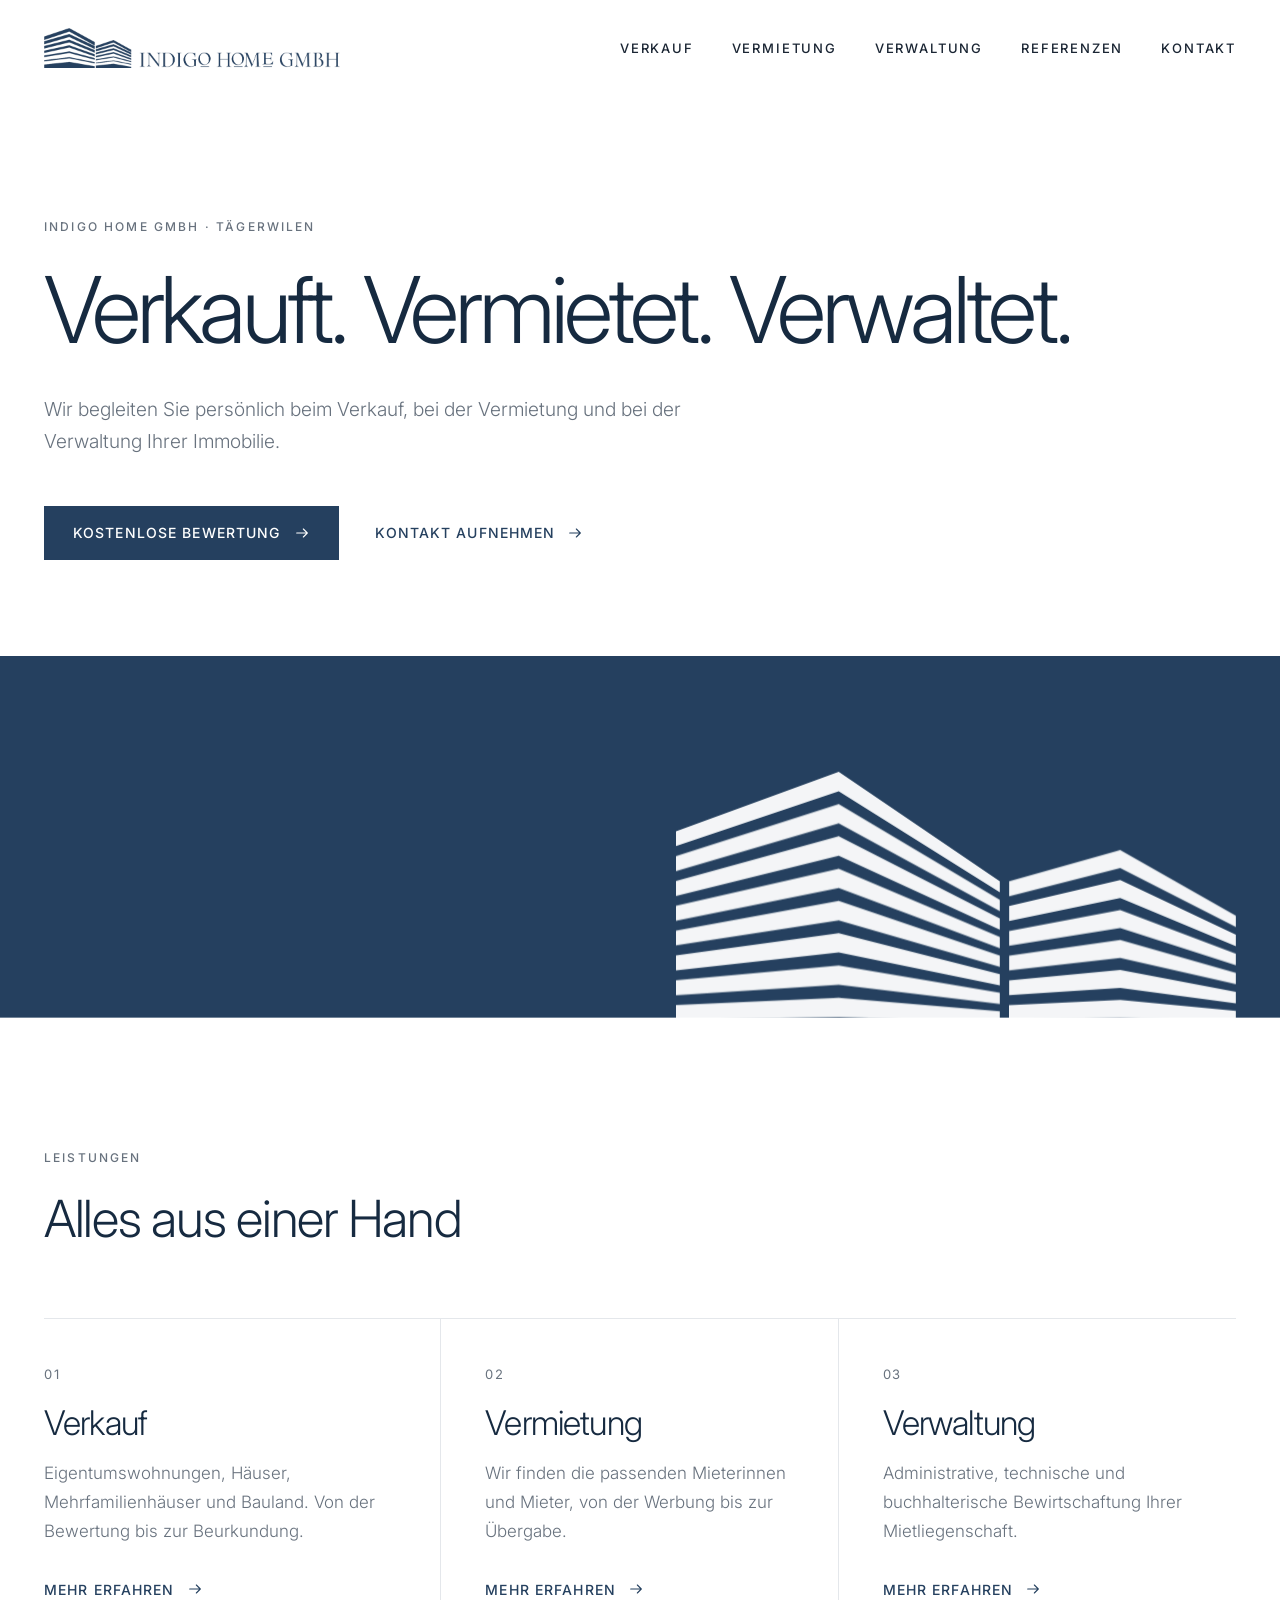
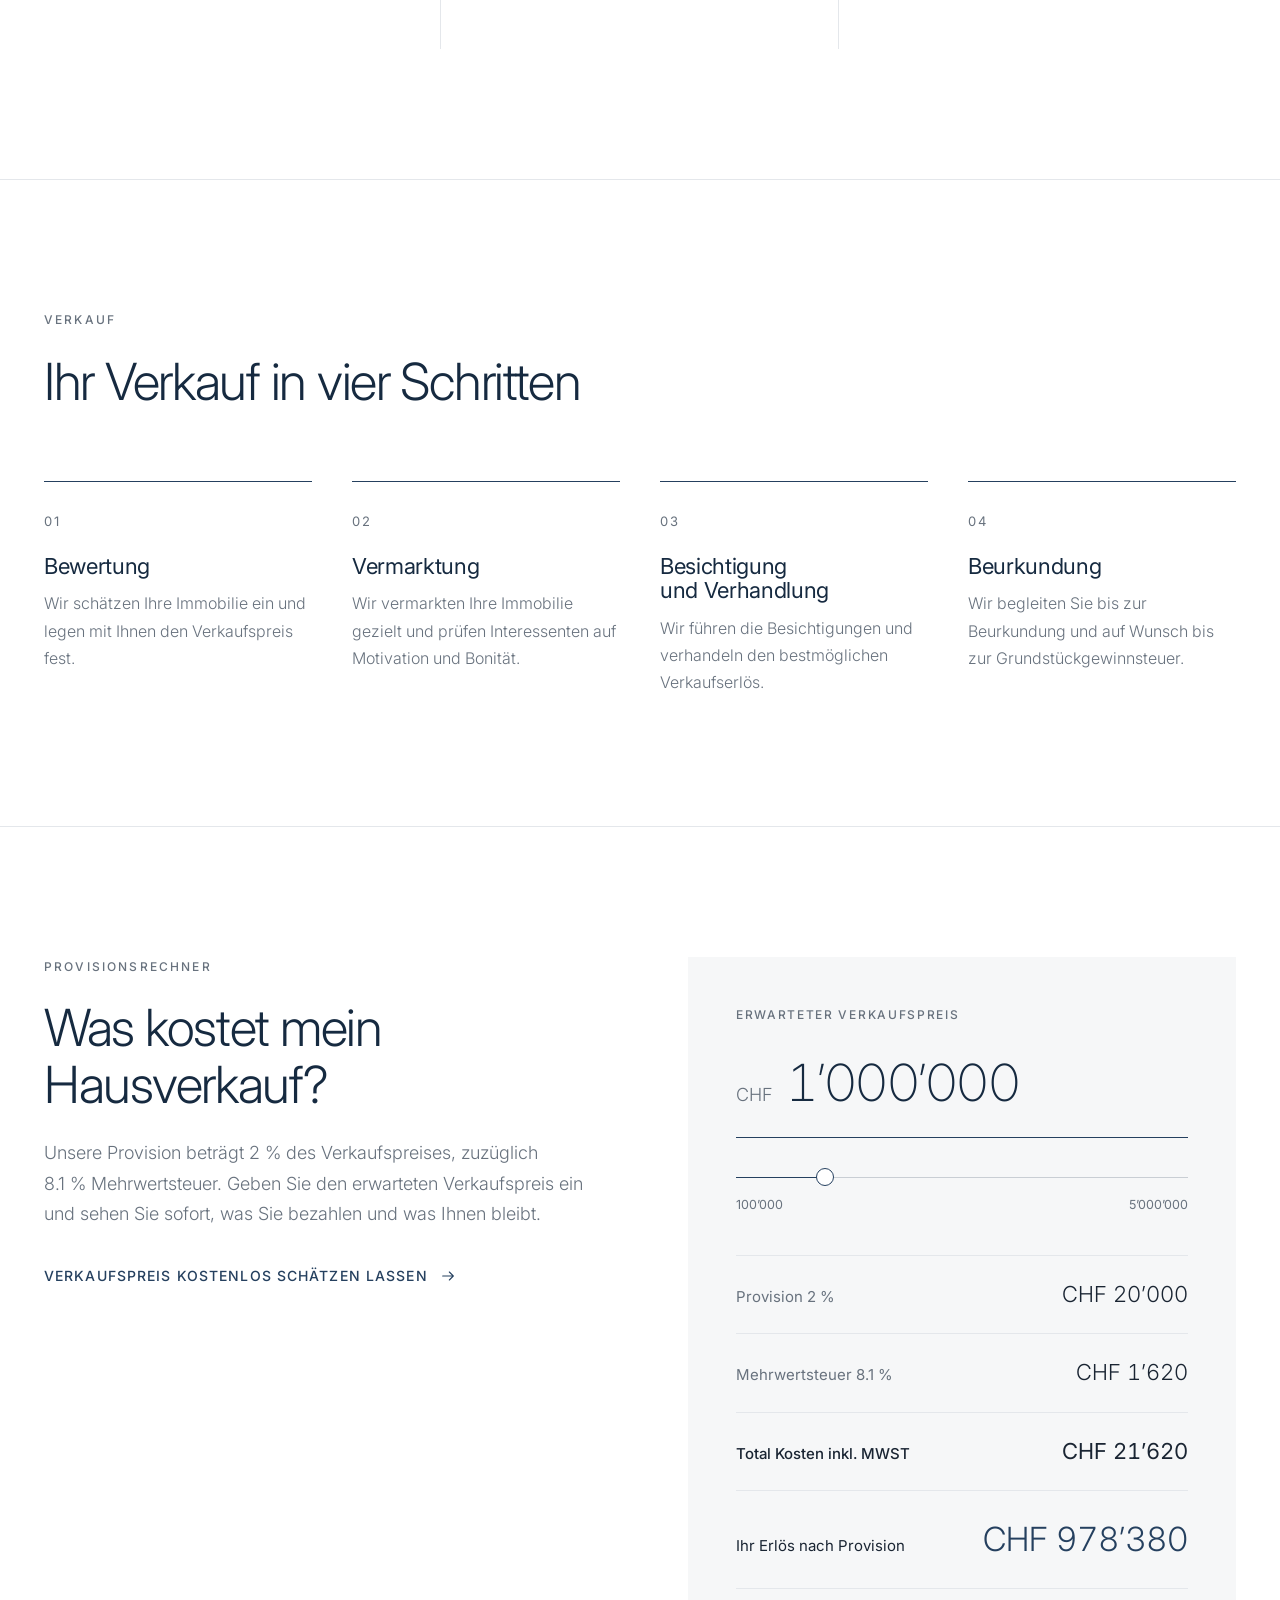
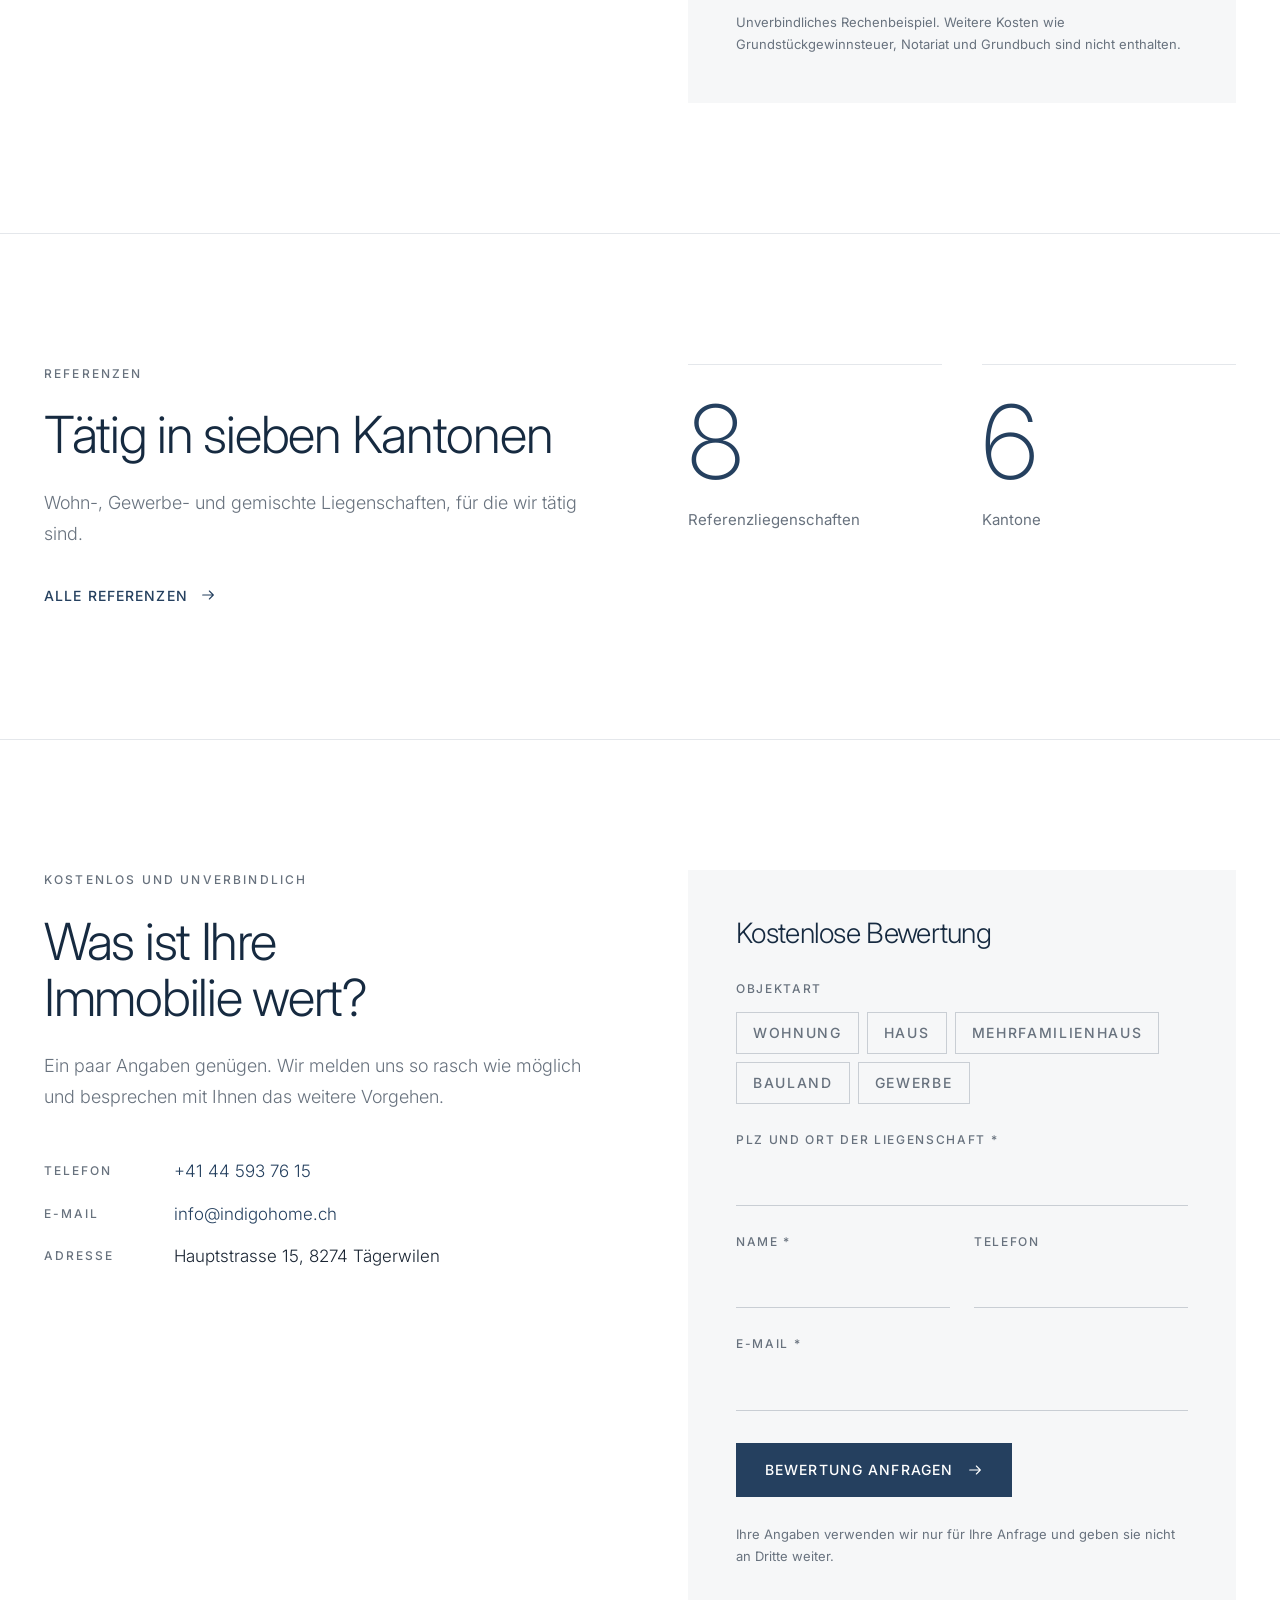
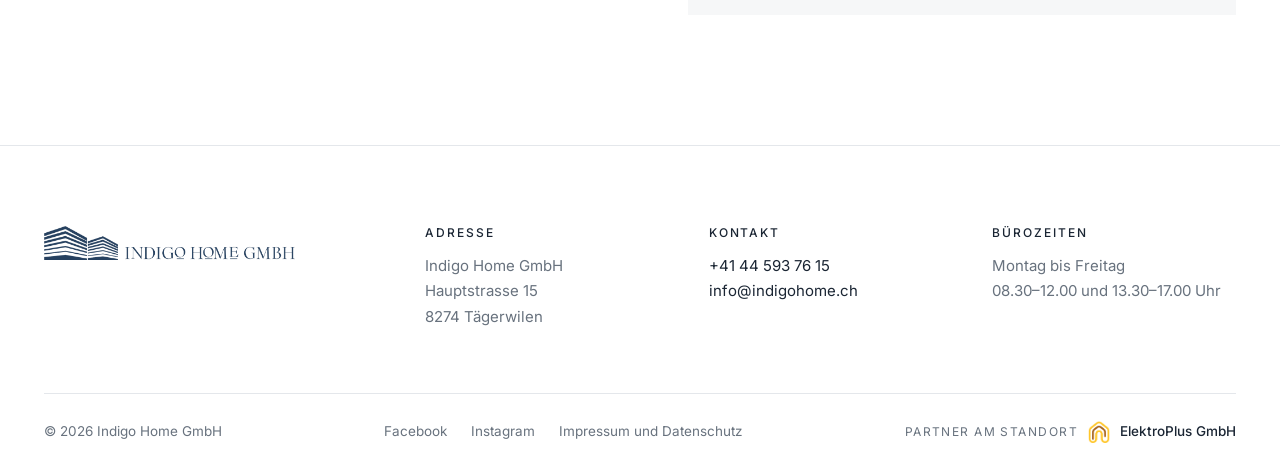
<file: index.html>
<!doctype html>
<html lang="de-CH">
<head>
<meta charset="utf-8">
<meta name="viewport" content="width=device-width,initial-scale=1,viewport-fit=cover">
<title>Indigo Home GmbH · Verkauf, Vermietung, Verwaltung</title>
<meta name="description" content="Indigo Home GmbH, Tägerwilen: Wir verkaufen, vermieten und verwalten Immobilien. Kostenlose Bewertung Ihrer Liegenschaft.">
<meta name="theme-color" content="#ffffff">
<link rel="icon" href="img/favicon.png" type="image/png">
<link rel="apple-touch-icon" href="img/apple-touch-icon.png">
<link rel="preconnect" href="https://fonts.googleapis.com">
<link rel="preconnect" href="https://fonts.gstatic.com" crossorigin>
<link rel="stylesheet" href="https://fonts.googleapis.com/css2?family=Inter:wght@300;400;500;600&display=swap">
<link rel="stylesheet" href="styles.css">
</head>
<body>
<header class="top">
  <div class="wrap">
    <a class="brand" href="index.html" aria-label="Indigo Home GmbH, zur Startseite"><img src="img/logo.png" alt="Indigo Home GmbH" width="296" height="40"></a>
    <button class="menu" id="menuBtn" type="button" aria-label="Menü öffnen" aria-expanded="false" aria-controls="nav"><span></span><span></span></button>
    <nav class="nav" id="nav" aria-label="Hauptnavigation"><a href="verkauf.html">Verkauf</a><a href="vermietung.html">Vermietung</a><a href="verwaltung.html">Verwaltung</a><a href="referenzen.html">Referenzen</a><a href="kontakt.html">Kontakt</a></nav>
  </div>
</header>
<main>
  <section class="hero"><div class="wrap hin">
    <span class="label">Indigo Home GmbH · Tägerwilen</span>
    <h1 class="words" aria-label="Verkauft. Vermietet. Verwaltet."><span class="w" aria-hidden="true"><span>Verkauft.</span></span> <span class="w" aria-hidden="true"><span>Vermietet.</span></span> <span class="w" aria-hidden="true"><span>Verwaltet.</span></span></h1>
    <p class="lead">Wir begleiten Sie persönlich beim Verkauf, bei der Vermietung und bei der Verwaltung Ihrer Immobilie.</p>
    <div class="acts"><a class="btn" href="#bewertung">Kostenlose Bewertung <svg width="16" height="16" viewBox="0 0 24 24" fill="none" stroke="currentColor" stroke-width="1.6" stroke-linecap="round" stroke-linejoin="round" aria-hidden="true"><path d="M4 12h16M14 6l6 6-6 6"/></svg></a><a class="tlink" href="kontakt.html">Kontakt aufnehmen <svg width="16" height="16" viewBox="0 0 24 24" fill="none" stroke="currentColor" stroke-width="1.6" stroke-linecap="round" stroke-linejoin="round" aria-hidden="true"><path d="M4 12h16M14 6l6 6-6 6"/></svg></a></div>
  </div></section>
  <div class="visual" aria-hidden="true"><span class="hz"></span><div class="wrap"><div class="par"><svg class="bld anim" viewBox="0 0 358 168" aria-hidden="true"><polygon style="--i:7" points="0.0,38.0 104.0,0.0 207.0,70.0 207.0,77.1 104.0,12.4 0.0,47.5"/><polygon style="--i:6" points="0.0,53.9 104.0,20.6 207.0,81.9 207.0,89.0 104.0,33.0 0.0,63.4"/><polygon style="--i:5" points="0.0,69.8 104.0,41.2 207.0,93.8 207.0,100.9 104.0,53.6 0.0,79.3"/><polygon style="--i:4" points="0.0,85.6 104.0,61.9 207.0,105.6 207.0,112.8 104.0,74.2 0.0,95.2"/><polygon style="--i:3" points="0.0,101.5 104.0,82.5 207.0,117.5 207.0,124.6 104.0,94.9 0.0,111.0"/><polygon style="--i:2" points="0.0,117.4 104.0,103.1 207.0,129.4 207.0,136.5 104.0,115.5 0.0,126.9"/><polygon style="--i:1" points="0.0,133.2 104.0,123.8 207.0,141.2 207.0,148.4 104.0,136.1 0.0,142.8"/><polygon style="--i:0" points="0.0,149.1 104.0,144.4 207.0,153.1 207.0,160.2 104.0,156.8 0.0,158.6"/><polygon style="--i:9" points="213.0,70.0 284.0,50.0 358.0,92.0 358.0,99.3 284.0,61.5 213.0,79.5"/><polygon style="--i:8" points="213.0,85.8 284.0,69.2 358.0,104.2 358.0,111.5 284.0,80.7 213.0,95.3"/><polygon style="--i:7" points="213.0,101.7 284.0,88.3 358.0,116.3 358.0,123.6 284.0,99.8 213.0,111.2"/><polygon style="--i:6" points="213.0,117.5 284.0,107.5 358.0,128.5 358.0,135.8 284.0,119.0 213.0,127.0"/><polygon style="--i:5" points="213.0,133.3 284.0,126.7 358.0,140.7 358.0,148.0 284.0,138.2 213.0,142.8"/><polygon style="--i:4" points="213.0,149.2 284.0,145.8 358.0,152.8 358.0,160.1 284.0,157.3 213.0,158.7"/></svg></div></div></div>

  <section class="sec" aria-labelledby="h-l"><div class="wrap">
    <div class="shead reveal"><span class="label">Leistungen</span><h2 id="h-l">Alles aus einer Hand</h2></div>
    <div class="cols3">
      <a class="col reveal" href="verkauf.html"><span class="n">01</span><h3>Verkauf</h3><p>Eigentumswohnungen, Häuser, Mehrfamilienhäuser und Bauland. Von der Bewertung bis zur Beurkundung.</p><span class="tlink">Mehr erfahren <svg width="16" height="16" viewBox="0 0 24 24" fill="none" stroke="currentColor" stroke-width="1.6" stroke-linecap="round" stroke-linejoin="round" aria-hidden="true"><path d="M4 12h16M14 6l6 6-6 6"/></svg></span></a>
      <a class="col reveal" href="vermietung.html"><span class="n">02</span><h3>Vermietung</h3><p>Wir finden die passenden Mieterinnen und Mieter, von der Werbung bis zur Übergabe.</p><span class="tlink">Mehr erfahren <svg width="16" height="16" viewBox="0 0 24 24" fill="none" stroke="currentColor" stroke-width="1.6" stroke-linecap="round" stroke-linejoin="round" aria-hidden="true"><path d="M4 12h16M14 6l6 6-6 6"/></svg></span></a>
      <a class="col reveal" href="verwaltung.html"><span class="n">03</span><h3>Verwaltung</h3><p>Administrative, technische und buchhalterische Bewirtschaftung Ihrer Mietliegenschaft.</p><span class="tlink">Mehr erfahren <svg width="16" height="16" viewBox="0 0 24 24" fill="none" stroke="currentColor" stroke-width="1.6" stroke-linecap="round" stroke-linejoin="round" aria-hidden="true"><path d="M4 12h16M14 6l6 6-6 6"/></svg></span></a>
    </div>
  </div></section>

  <section class="sec line" aria-labelledby="h-v"><div class="wrap">
    <div class="shead reveal"><span class="label">Verkauf</span><h2 id="h-v">Ihr Verkauf in vier Schritten</h2></div>
    <ol class="steps"><li class="reveal"><span class="n">01</span><h3>Bewertung</h3><p>Wir schätzen Ihre Immobilie ein und legen mit Ihnen den Verkaufspreis fest.</p></li><li class="reveal"><span class="n">02</span><h3>Vermarktung</h3><p>Wir vermarkten Ihre Immobilie gezielt und prüfen Interessenten auf Motivation und Bonität.</p></li><li class="reveal"><span class="n">03</span><h3>Besichtigung und Verhandlung</h3><p>Wir führen die Besichtigungen und verhandeln den bestmöglichen Verkaufserlös.</p></li><li class="reveal"><span class="n">04</span><h3>Beurkundung</h3><p>Wir begleiten Sie bis zur Beurkundung und auf Wunsch bis zur Grundstückgewinnsteuer.</p></li></ol>
  </div></section>

  <section class="sec line" id="provision" aria-labelledby="h-p"><div class="wrap two">
    <div class="reveal"><span class="label">Provisionsrechner</span><h2 id="h-p">Was kostet mein Hausverkauf?</h2><p class="txt">Unsere Provision beträgt 2&nbsp;% des Verkaufspreises, zuzüglich 8.1&nbsp;% Mehrwertsteuer. Geben Sie den erwarteten Verkaufspreis ein und sehen Sie sofort, was Sie bezahlen und was Ihnen bleibt.</p><a class="tlink" href="#bewertung">Verkaufspreis kostenlos schätzen lassen <svg width="16" height="16" viewBox="0 0 24 24" fill="none" stroke="currentColor" stroke-width="1.6" stroke-linecap="round" stroke-linejoin="round" aria-hidden="true"><path d="M4 12h16M14 6l6 6-6 6"/></svg></a></div>
    <form class="calc reveal" data-prov data-rate="0.02" data-mwst="0.081" onsubmit="return false" aria-label="Provisionsrechner">
      <label class="clab" for="p-preis">Erwarteter Verkaufspreis</label>
      <div class="cprice"><span>CHF</span><input id="p-preis" type="text" inputmode="numeric" value="1’000’000" autocomplete="off"></div>
      <input class="crange" type="range" min="100000" max="5000000" step="10000" value="1000000" aria-label="Verkaufspreis einstellen">
      <div class="cscale" aria-hidden="true"><span>100’000</span><span>5’000’000</span></div>
      <dl class="cres" aria-live="polite">
        <div><dt>Provision 2 %</dt><dd data-p="prov">CHF 20’000</dd></div>
        <div><dt>Mehrwertsteuer 8.1 %</dt><dd data-p="mwst">CHF 1’620</dd></div>
        <div class="sum"><dt>Total Kosten inkl. MWST</dt><dd data-p="total">CHF 21’620</dd></div>
        <div class="main"><dt>Ihr Erlös nach Provision</dt><dd data-p="netto">CHF 978’380</dd></div>
      </dl>
      <p class="cnote">Unverbindliches Rechenbeispiel. Weitere Kosten wie Grundstückgewinnsteuer, Notariat und Grundbuch sind nicht enthalten.</p>
    </form>
  </div></section>

  <section class="sec line" aria-labelledby="h-r"><div class="wrap two">
    <div class="reveal"><span class="label">Referenzen</span><h2 id="h-r">Tätig in sieben Kantonen</h2><p class="txt">Wohn-, Gewerbe- und gemischte Liegenschaften, für die wir tätig sind.</p><a class="tlink" href="referenzen.html">Alle Referenzen <svg width="16" height="16" viewBox="0 0 24 24" fill="none" stroke="currentColor" stroke-width="1.6" stroke-linecap="round" stroke-linejoin="round" aria-hidden="true"><path d="M4 12h16M14 6l6 6-6 6"/></svg></a></div>
    <div class="nums reveal"><div><b data-count="9">9</b><span>Referenzliegenschaften</span></div><div><b data-count="7">7</b><span>Kantone</span></div></div>
  </div></section>

  <section class="sec line" id="bewertung" aria-labelledby="h-b"><div class="wrap two">
    <div class="reveal"><span class="label">Kostenlos und unverbindlich</span><h2 id="h-b">Was ist Ihre Immobilie wert?</h2><p class="txt">Ein paar Angaben genügen. Wir melden uns so rasch wie möglich und besprechen mit Ihnen das weitere Vorgehen.</p>
      <dl class="kontakt"><dt>Telefon</dt><dd><a data-phone href="#"></a></dd><dt>E-Mail</dt><dd><a data-email href="#"></a></dd><dt>Adresse</dt><dd>Hauptstrasse 15, 8274 Tägerwilen</dd></dl></div>
    <div class="reveal"><form class="form" data-form="bewertung" data-subject="Bewertungsanfrage" data-ok="Vielen Dank. Wir melden uns so rasch wie möglich für Ihre kostenlose Bewertung." novalidate>
  <h3>Kostenlose Bewertung</h3>
  <div class="field"><span class="lab" id="l-objektart">Objektart</span><div class="seg" role="radiogroup" aria-labelledby="l-objektart"><label><input type="radio" name="objektart" value="Wohnung"><span>Wohnung</span></label><label><input type="radio" name="objektart" value="Haus"><span>Haus</span></label><label><input type="radio" name="objektart" value="Mehrfamilienhaus"><span>Mehrfamilienhaus</span></label><label><input type="radio" name="objektart" value="Bauland"><span>Bauland</span></label><label><input type="radio" name="objektart" value="Gewerbe"><span>Gewerbe</span></label></div></div>
  <div class="field"><label for="f-ort">PLZ und Ort der Liegenschaft *</label><input id="f-ort" name="ort" type="text" required data-msg="Bitte den Ort der Liegenschaft angeben."></div>
  <div class="row2"><div class="field"><label for="f-name">Name *</label><input id="f-name" name="name" type="text" required autocomplete="name" data-msg="Bitte Ihren Namen angeben."></div><div class="field"><label for="f-telefon">Telefon</label><input id="f-telefon" name="telefon" type="tel" autocomplete="tel"></div></div>
  <div class="field"><label for="f-email">E-Mail *</label><input id="f-email" name="email" type="email" required autocomplete="email" data-msg="Bitte Ihre E-Mail-Adresse angeben."></div>
  <input type="text" name="website" tabindex="-1" autocomplete="off" aria-hidden="true" style="position:absolute;left:-9999px">
  <p class="err" role="alert" hidden></p>
  <p class="ok" role="status" hidden></p>
  <button class="btn" type="submit">Bewertung anfragen <svg width="16" height="16" viewBox="0 0 24 24" fill="none" stroke="currentColor" stroke-width="1.6" stroke-linecap="round" stroke-linejoin="round" aria-hidden="true"><path d="M4 12h16M14 6l6 6-6 6"/></svg></button>
  <p class="note">Ihre Angaben verwenden wir nur für Ihre Anfrage und geben sie nicht an Dritte weiter.</p>
</form></div>
  </div></section>

</main>
<footer>
  <div class="wrap">
    <div class="fcols">
      <div><img src="img/logo.png" alt="Indigo Home GmbH" width="252" height="34" loading="lazy"></div>
      <div><h3>Adresse</h3><address>Indigo Home GmbH<br>Hauptstrasse 15<br>8274 Tägerwilen</address></div>
      <div><h3>Kontakt</h3><p><a data-phone href="#"></a><br><a data-email href="#"></a></p></div>
      <div><h3>Bürozeiten</h3><p>Montag bis Freitag<br>08.30–12.00 und 13.30–17.00 Uhr</p></div>
    </div>
    <div class="fbot">
      <span>© <span id="yr">2026</span> Indigo Home GmbH</span>
      <span class="flinks"><a href="https://www.facebook.com/Indigo-Home-GmbH-Immobilien-112406141284418/" target="_blank" rel="noopener">Facebook</a><a href="https://www.instagram.com/indigohomegmbh/" target="_blank" rel="noopener">Instagram</a><a href="impressum.html">Impressum und Datenschutz</a></span>
      <a class="partner" href="https://www.eplus-elektro.ch" target="_blank" rel="noopener"><span>Partner am Standort</span><img src="img/partner-elektroplus.png" alt="" width="22" height="22"><b>ElektroPlus GmbH</b></a>
    </div>
  </div>
</footer>
<script src="site.js"></script>
</body>
</html>
</file>
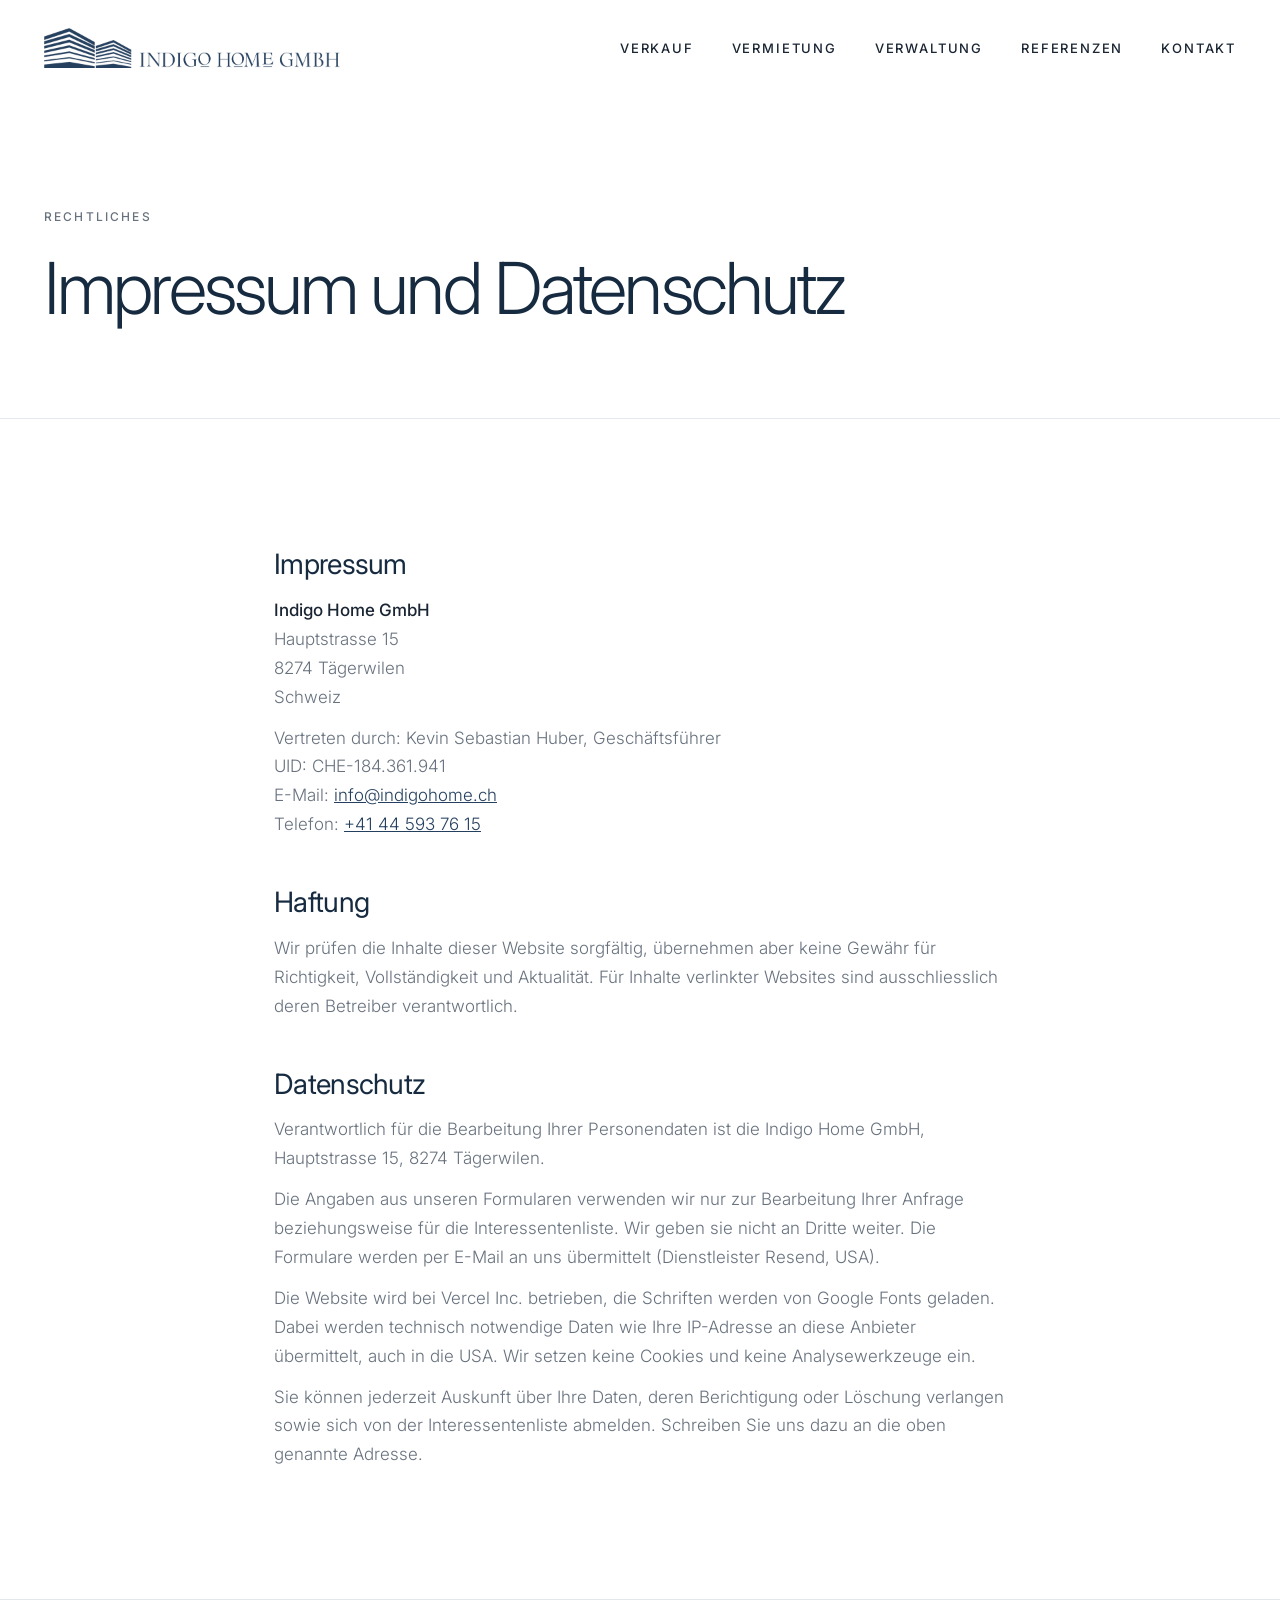
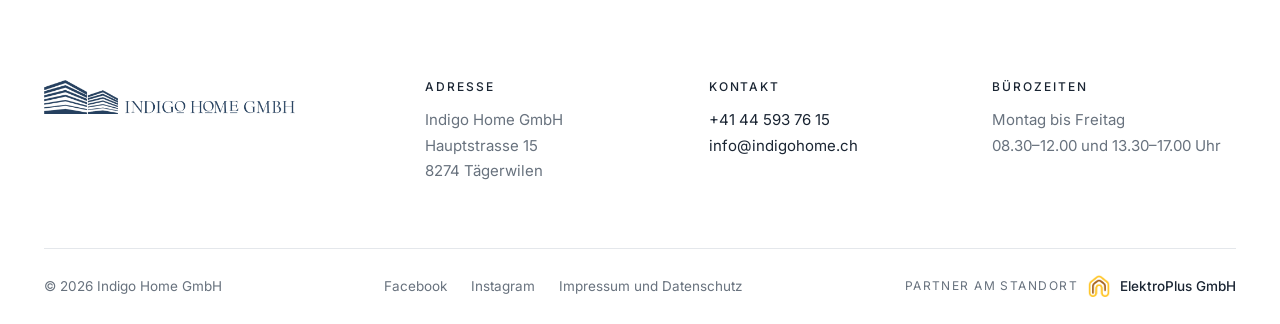
<file: impressum.html>
<!doctype html>
<html lang="de-CH">
<head>
<meta charset="utf-8">
<meta name="viewport" content="width=device-width,initial-scale=1,viewport-fit=cover">
<title>Impressum und Datenschutz · Indigo Home GmbH</title>
<meta name="description" content="Impressum und Datenschutz der Indigo Home GmbH.">
<meta name="theme-color" content="#ffffff">
<link rel="icon" href="img/favicon.png" type="image/png">
<link rel="apple-touch-icon" href="img/apple-touch-icon.png">
<link rel="preconnect" href="https://fonts.googleapis.com">
<link rel="preconnect" href="https://fonts.gstatic.com" crossorigin>
<link rel="stylesheet" href="https://fonts.googleapis.com/css2?family=Inter:wght@300;400;500;600&display=swap">
<link rel="stylesheet" href="styles.css">
</head>
<body>
<header class="top">
  <div class="wrap">
    <a class="brand" href="index.html" aria-label="Indigo Home GmbH, zur Startseite"><img src="img/logo.png" alt="Indigo Home GmbH" width="296" height="40"></a>
    <button class="menu" id="menuBtn" type="button" aria-label="Menü öffnen" aria-expanded="false" aria-controls="nav"><span></span><span></span></button>
    <nav class="nav" id="nav" aria-label="Hauptnavigation"><a href="verkauf.html">Verkauf</a><a href="vermietung.html">Vermietung</a><a href="verwaltung.html">Verwaltung</a><a href="referenzen.html">Referenzen</a><a href="kontakt.html">Kontakt</a></nav>
  </div>
</header>
<main>
  <section class="phead"><div class="wrap hin"><span class="label">Rechtliches</span><h1>Impressum und Datenschutz</h1></div></section>

  <section class="sec"><div class="wrap prose">
    <h2>Impressum</h2>
    <p><b>Indigo Home GmbH</b><br>Hauptstrasse 15<br>8274 Tägerwilen<br>Schweiz</p>
    <p>Vertreten durch: Kevin Sebastian Huber, Geschäftsführer<br>UID: CHE-184.361.941<br>E-Mail: <a data-email href="#"></a><br>Telefon: <a data-phone href="#"></a></p>
    <h2>Haftung</h2>
    <p>Wir prüfen die Inhalte dieser Website sorgfältig, übernehmen aber keine Gewähr für Richtigkeit, Vollständigkeit und Aktualität. Für Inhalte verlinkter Websites sind ausschliesslich deren Betreiber verantwortlich.</p>
    <h2>Datenschutz</h2>
    <p>Verantwortlich für die Bearbeitung Ihrer Personendaten ist die Indigo Home GmbH, Hauptstrasse 15, 8274 Tägerwilen.</p>
    <p>Die Angaben aus unseren Formularen verwenden wir nur zur Bearbeitung Ihrer Anfrage beziehungsweise für die Interessentenliste. Wir geben sie nicht an Dritte weiter. Die Formulare werden per E-Mail an uns übermittelt (Dienstleister Resend, USA).</p>
    <p>Die Website wird bei Vercel Inc. betrieben, die Schriften werden von Google Fonts geladen. Dabei werden technisch notwendige Daten wie Ihre IP-Adresse an diese Anbieter übermittelt, auch in die USA. Wir setzen keine Cookies und keine Analysewerkzeuge ein.</p>
    <p>Sie können jederzeit Auskunft über Ihre Daten, deren Berichtigung oder Löschung verlangen sowie sich von der Interessentenliste abmelden. Schreiben Sie uns dazu an die oben genannte Adresse.</p>
  </div></section>

</main>
<footer>
  <div class="wrap">
    <div class="fcols">
      <div><img src="img/logo.png" alt="Indigo Home GmbH" width="252" height="34" loading="lazy"></div>
      <div><h3>Adresse</h3><address>Indigo Home GmbH<br>Hauptstrasse 15<br>8274 Tägerwilen</address></div>
      <div><h3>Kontakt</h3><p><a data-phone href="#"></a><br><a data-email href="#"></a></p></div>
      <div><h3>Bürozeiten</h3><p>Montag bis Freitag<br>08.30–12.00 und 13.30–17.00 Uhr</p></div>
    </div>
    <div class="fbot">
      <span>© <span id="yr">2026</span> Indigo Home GmbH</span>
      <span class="flinks"><a href="https://www.facebook.com/Indigo-Home-GmbH-Immobilien-112406141284418/" target="_blank" rel="noopener">Facebook</a><a href="https://www.instagram.com/indigohomegmbh/" target="_blank" rel="noopener">Instagram</a><a href="impressum.html">Impressum und Datenschutz</a></span>
      <a class="partner" href="https://www.eplus-elektro.ch" target="_blank" rel="noopener"><span>Partner am Standort</span><img src="img/partner-elektroplus.png" alt="" width="22" height="22"><b>ElektroPlus GmbH</b></a>
    </div>
  </div>
</footer>
<script src="site.js"></script>
</body>
</html>
</file>
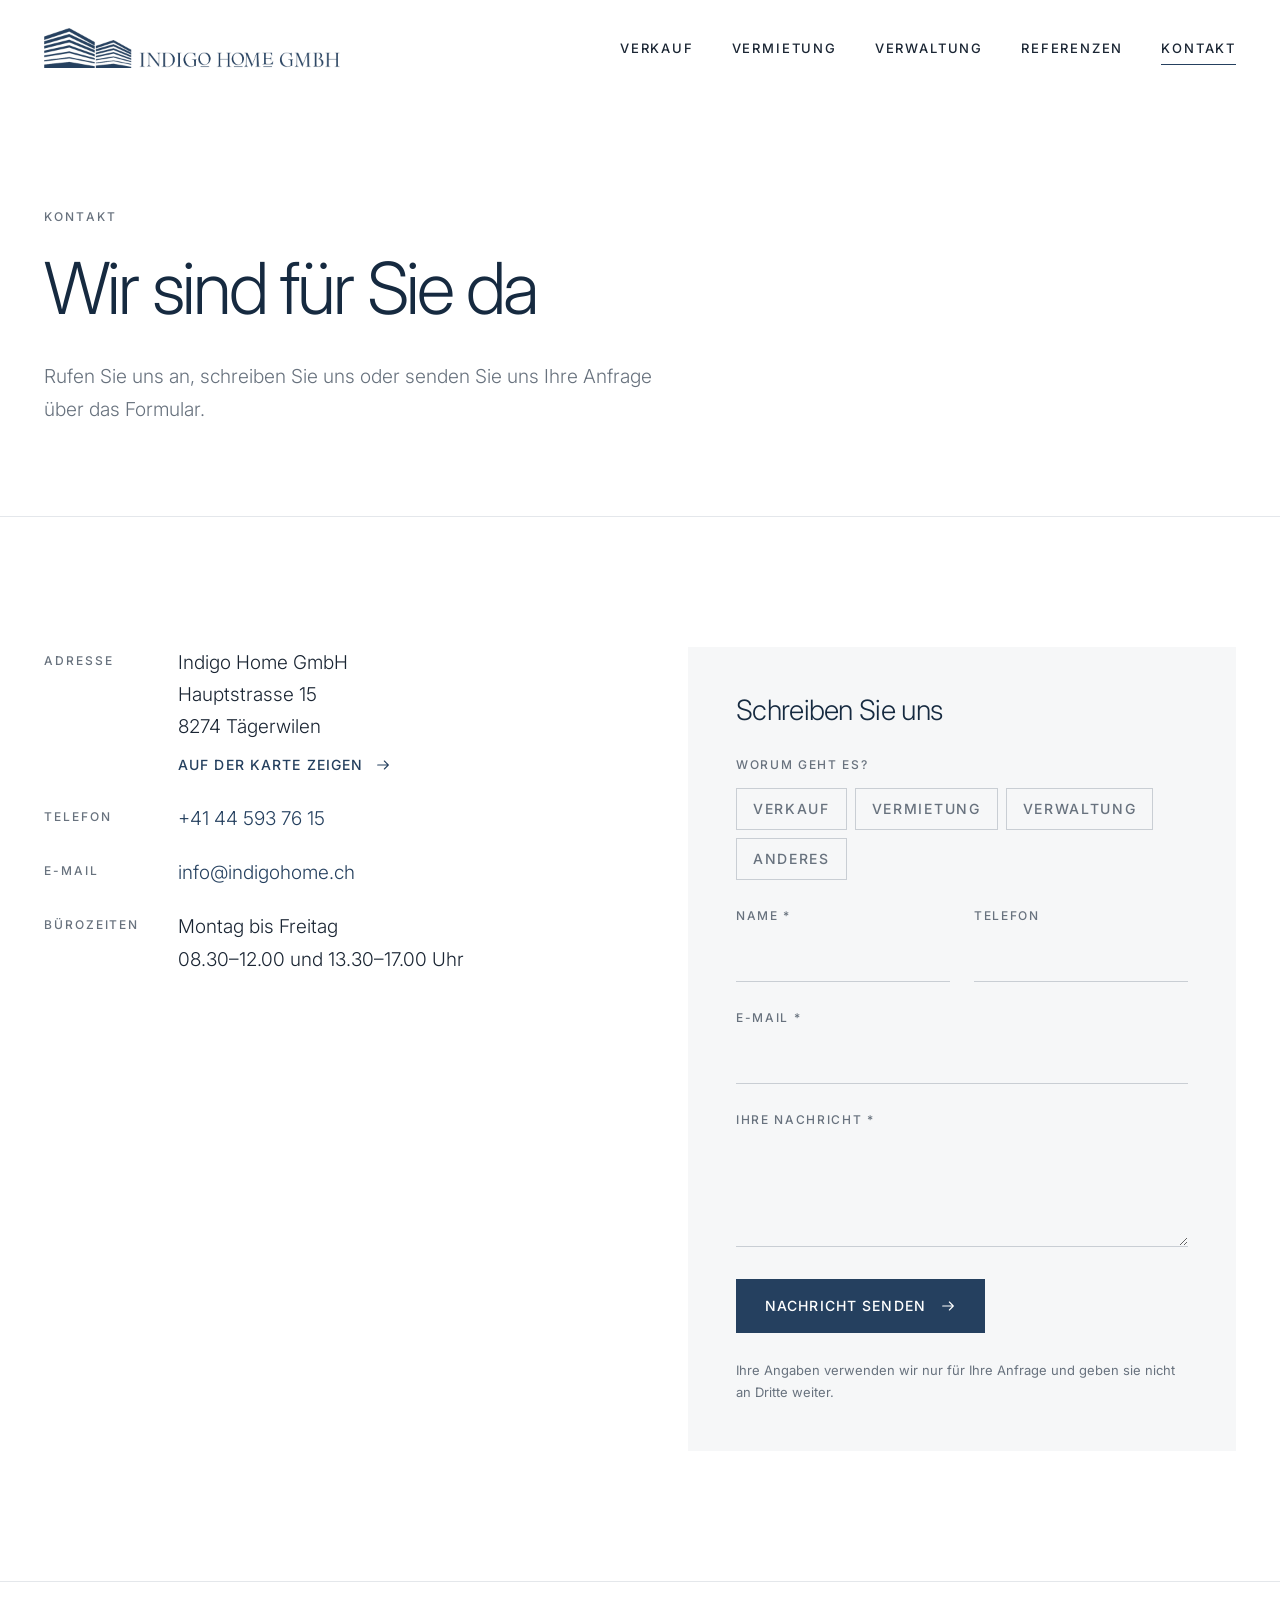
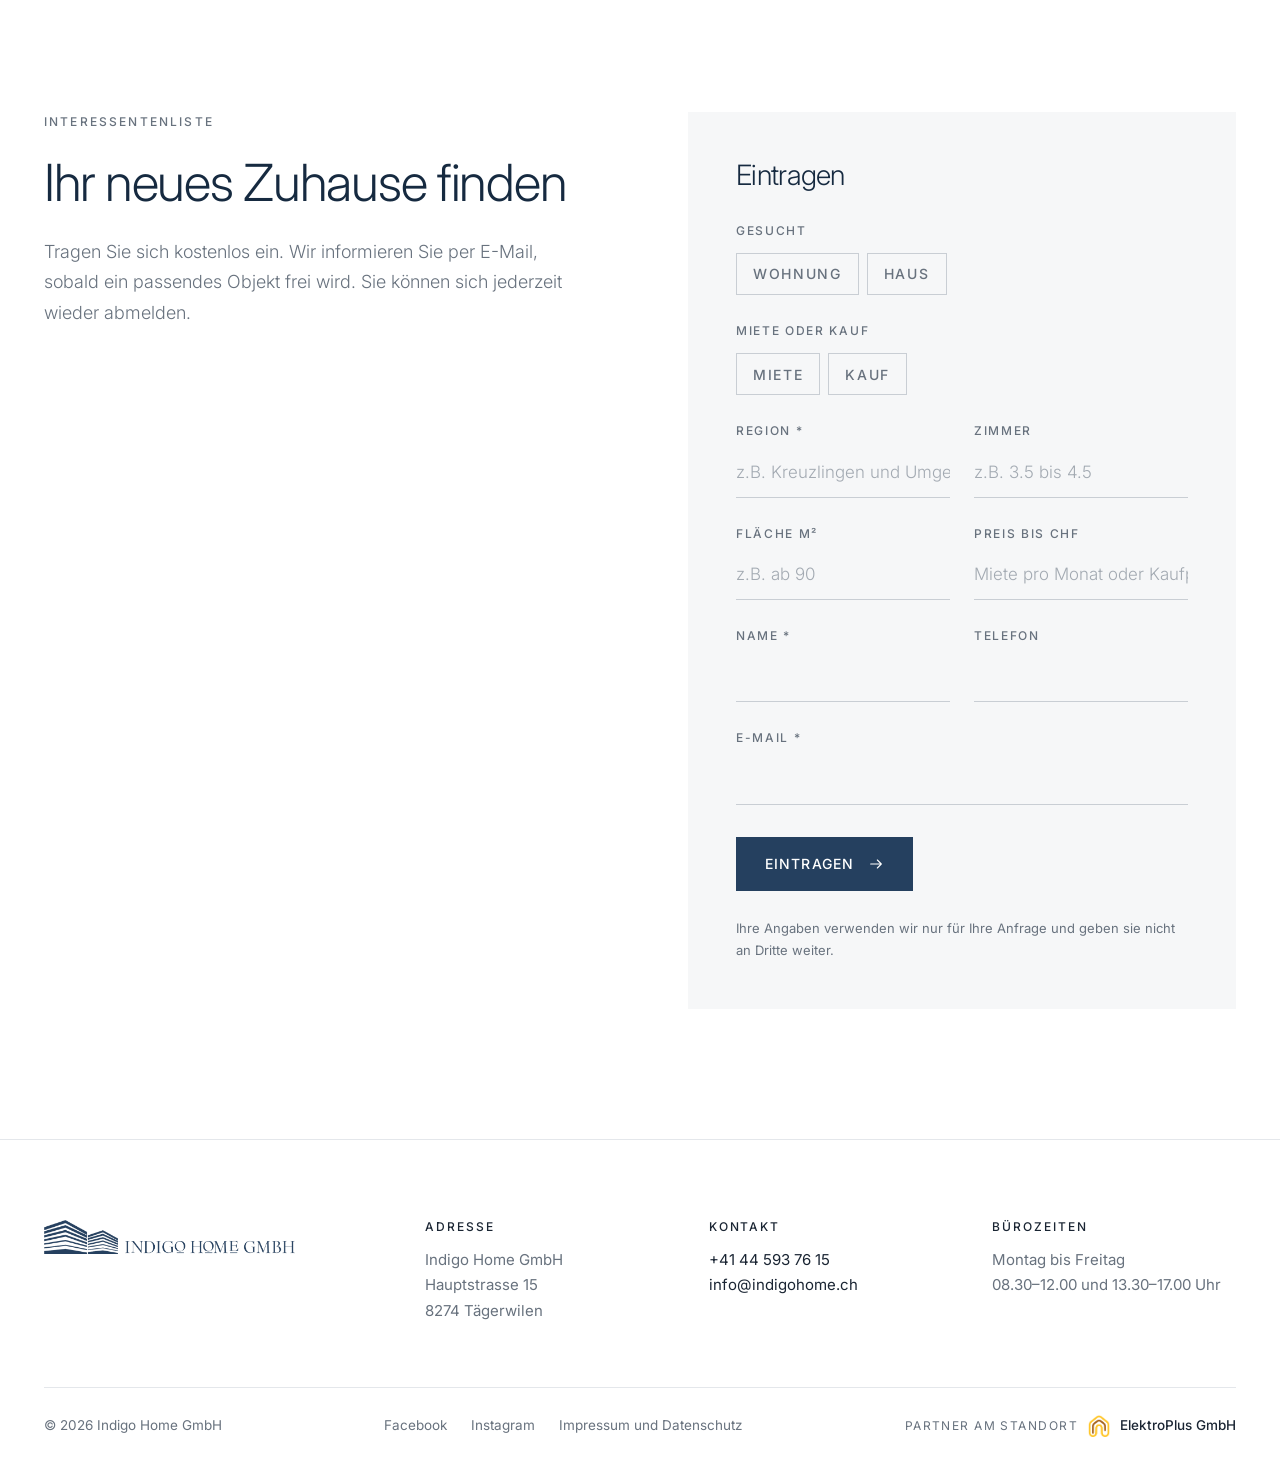
<file: kontakt.html>
<!doctype html>
<html lang="de-CH">
<head>
<meta charset="utf-8">
<meta name="viewport" content="width=device-width,initial-scale=1,viewport-fit=cover">
<title>Kontakt · Indigo Home GmbH</title>
<meta name="description" content="Kontakt Indigo Home GmbH, Hauptstrasse 15, 8274 Tägerwilen. Interessentenliste.">
<meta name="theme-color" content="#ffffff">
<link rel="icon" href="img/favicon.png" type="image/png">
<link rel="apple-touch-icon" href="img/apple-touch-icon.png">
<link rel="preconnect" href="https://fonts.googleapis.com">
<link rel="preconnect" href="https://fonts.gstatic.com" crossorigin>
<link rel="stylesheet" href="https://fonts.googleapis.com/css2?family=Inter:wght@300;400;500;600&display=swap">
<link rel="stylesheet" href="styles.css">
</head>
<body>
<header class="top">
  <div class="wrap">
    <a class="brand" href="index.html" aria-label="Indigo Home GmbH, zur Startseite"><img src="img/logo.png" alt="Indigo Home GmbH" width="296" height="40"></a>
    <button class="menu" id="menuBtn" type="button" aria-label="Menü öffnen" aria-expanded="false" aria-controls="nav"><span></span><span></span></button>
    <nav class="nav" id="nav" aria-label="Hauptnavigation"><a href="verkauf.html">Verkauf</a><a href="vermietung.html">Vermietung</a><a href="verwaltung.html">Verwaltung</a><a href="referenzen.html">Referenzen</a><a href="kontakt.html" aria-current="page">Kontakt</a></nav>
  </div>
</header>
<main>
  <section class="phead"><div class="wrap hin"><span class="label">Kontakt</span><h1>Wir sind für Sie da</h1><p class="lead">Rufen Sie uns an, schreiben Sie uns oder senden Sie uns Ihre Anfrage über das Formular.</p></div></section>

  <section class="sec"><div class="wrap two">
    <div class="reveal"><dl class="kontakt big"><dt>Adresse</dt><dd>Indigo Home GmbH<br>Hauptstrasse 15<br>8274 Tägerwilen<br><a class="tlink" href="https://www.google.com/maps/search/?api=1&amp;query=Hauptstrasse+15%2C+8274+T%C3%A4gerwilen" target="_blank" rel="noopener">Auf der Karte zeigen <svg width="16" height="16" viewBox="0 0 24 24" fill="none" stroke="currentColor" stroke-width="1.6" stroke-linecap="round" stroke-linejoin="round" aria-hidden="true"><path d="M4 12h16M14 6l6 6-6 6"/></svg></a></dd><dt>Telefon</dt><dd><a data-phone href="#"></a></dd><dt>E-Mail</dt><dd><a data-email href="#"></a></dd><dt>Bürozeiten</dt><dd>Montag bis Freitag<br>08.30–12.00 und 13.30–17.00 Uhr</dd></dl></div>
    <div class="reveal"><form class="form" data-form="kontakt" data-subject="Kontaktanfrage" data-ok="Vielen Dank für Ihre Nachricht. Wir melden uns so rasch wie möglich." novalidate>
  <h3>Schreiben Sie uns</h3>
  <div class="field"><span class="lab" id="l-thema">Worum geht es?</span><div class="seg" role="radiogroup" aria-labelledby="l-thema"><label><input type="radio" name="thema" value="Verkauf"><span>Verkauf</span></label><label><input type="radio" name="thema" value="Vermietung"><span>Vermietung</span></label><label><input type="radio" name="thema" value="Verwaltung"><span>Verwaltung</span></label><label><input type="radio" name="thema" value="Anderes"><span>Anderes</span></label></div></div>
  <div class="row2"><div class="field"><label for="f-name">Name *</label><input id="f-name" name="name" type="text" required autocomplete="name" data-msg="Bitte Ihren Namen angeben."></div><div class="field"><label for="f-telefon">Telefon</label><input id="f-telefon" name="telefon" type="tel" autocomplete="tel"></div></div>
  <div class="field"><label for="f-email">E-Mail *</label><input id="f-email" name="email" type="email" required autocomplete="email" data-msg="Bitte Ihre E-Mail-Adresse angeben."></div>
  <div class="field"><label for="f-nachricht">Ihre Nachricht *</label><textarea id="f-nachricht" name="nachricht" required data-msg="Bitte schreiben Sie uns kurz Ihr Anliegen."></textarea></div>
  <input type="text" name="website" tabindex="-1" autocomplete="off" aria-hidden="true" style="position:absolute;left:-9999px">
  <p class="err" role="alert" hidden></p>
  <p class="ok" role="status" hidden></p>
  <button class="btn" type="submit">Nachricht senden <svg width="16" height="16" viewBox="0 0 24 24" fill="none" stroke="currentColor" stroke-width="1.6" stroke-linecap="round" stroke-linejoin="round" aria-hidden="true"><path d="M4 12h16M14 6l6 6-6 6"/></svg></button>
  <p class="note">Ihre Angaben verwenden wir nur für Ihre Anfrage und geben sie nicht an Dritte weiter.</p>
</form></div>
  </div></section>
  <section class="sec line" id="interessenten"><div class="wrap two">
    <div class="reveal"><span class="label">Interessentenliste</span><h2>Ihr neues Zuhause finden</h2><p class="txt">Tragen Sie sich kostenlos ein. Wir informieren Sie per E-Mail, sobald ein passendes Objekt frei wird. Sie können sich jederzeit wieder abmelden.</p></div>
    <div class="reveal"><form class="form" data-form="interessent" data-subject="Interessentenliste" data-ok="Vielen Dank. Wir melden uns, sobald ein passendes Objekt frei wird." novalidate>
  <h3>Eintragen</h3>
  <div class="field"><span class="lab" id="l-objekt">Gesucht</span><div class="seg" role="radiogroup" aria-labelledby="l-objekt"><label><input type="radio" name="objekt" value="Wohnung"><span>Wohnung</span></label><label><input type="radio" name="objekt" value="Haus"><span>Haus</span></label></div></div>
  <div class="field"><span class="lab" id="l-art">Miete oder Kauf</span><div class="seg" role="radiogroup" aria-labelledby="l-art"><label><input type="radio" name="art" value="Miete"><span>Miete</span></label><label><input type="radio" name="art" value="Kauf"><span>Kauf</span></label></div></div>
  <div class="row2"><div class="field"><label for="f-region">Region *</label><input id="f-region" name="region" type="text" required placeholder="z.B. Kreuzlingen und Umgebung" data-msg="Bitte die Region angeben."></div><div class="field"><label for="f-zimmer">Zimmer</label><input id="f-zimmer" name="zimmer" type="text" placeholder="z.B. 3.5 bis 4.5"></div></div>
  <div class="row2"><div class="field"><label for="f-flaeche">Fläche m²</label><input id="f-flaeche" name="flaeche" type="text" placeholder="z.B. ab 90"></div><div class="field"><label for="f-preis">Preis bis CHF</label><input id="f-preis" name="preis" type="text" placeholder="Miete pro Monat oder Kaufpreis"></div></div>
  <div class="row2"><div class="field"><label for="f-name">Name *</label><input id="f-name" name="name" type="text" required autocomplete="name" data-msg="Bitte Ihren Namen angeben."></div><div class="field"><label for="f-telefon">Telefon</label><input id="f-telefon" name="telefon" type="tel" autocomplete="tel"></div></div>
  <div class="field"><label for="f-email">E-Mail *</label><input id="f-email" name="email" type="email" required autocomplete="email" data-msg="Bitte Ihre E-Mail-Adresse angeben."></div>
  <input type="text" name="website" tabindex="-1" autocomplete="off" aria-hidden="true" style="position:absolute;left:-9999px">
  <p class="err" role="alert" hidden></p>
  <p class="ok" role="status" hidden></p>
  <button class="btn" type="submit">Eintragen <svg width="16" height="16" viewBox="0 0 24 24" fill="none" stroke="currentColor" stroke-width="1.6" stroke-linecap="round" stroke-linejoin="round" aria-hidden="true"><path d="M4 12h16M14 6l6 6-6 6"/></svg></button>
  <p class="note">Ihre Angaben verwenden wir nur für Ihre Anfrage und geben sie nicht an Dritte weiter.</p>
</form></div>
  </div></section>

</main>
<footer>
  <div class="wrap">
    <div class="fcols">
      <div><img src="img/logo.png" alt="Indigo Home GmbH" width="252" height="34" loading="lazy"></div>
      <div><h3>Adresse</h3><address>Indigo Home GmbH<br>Hauptstrasse 15<br>8274 Tägerwilen</address></div>
      <div><h3>Kontakt</h3><p><a data-phone href="#"></a><br><a data-email href="#"></a></p></div>
      <div><h3>Bürozeiten</h3><p>Montag bis Freitag<br>08.30–12.00 und 13.30–17.00 Uhr</p></div>
    </div>
    <div class="fbot">
      <span>© <span id="yr">2026</span> Indigo Home GmbH</span>
      <span class="flinks"><a href="https://www.facebook.com/Indigo-Home-GmbH-Immobilien-112406141284418/" target="_blank" rel="noopener">Facebook</a><a href="https://www.instagram.com/indigohomegmbh/" target="_blank" rel="noopener">Instagram</a><a href="impressum.html">Impressum und Datenschutz</a></span>
      <a class="partner" href="https://www.eplus-elektro.ch" target="_blank" rel="noopener"><span>Partner am Standort</span><img src="img/partner-elektroplus.png" alt="" width="22" height="22"><b>ElektroPlus GmbH</b></a>
    </div>
  </div>
</footer>
<script src="site.js"></script>
</body>
</html>
</file>
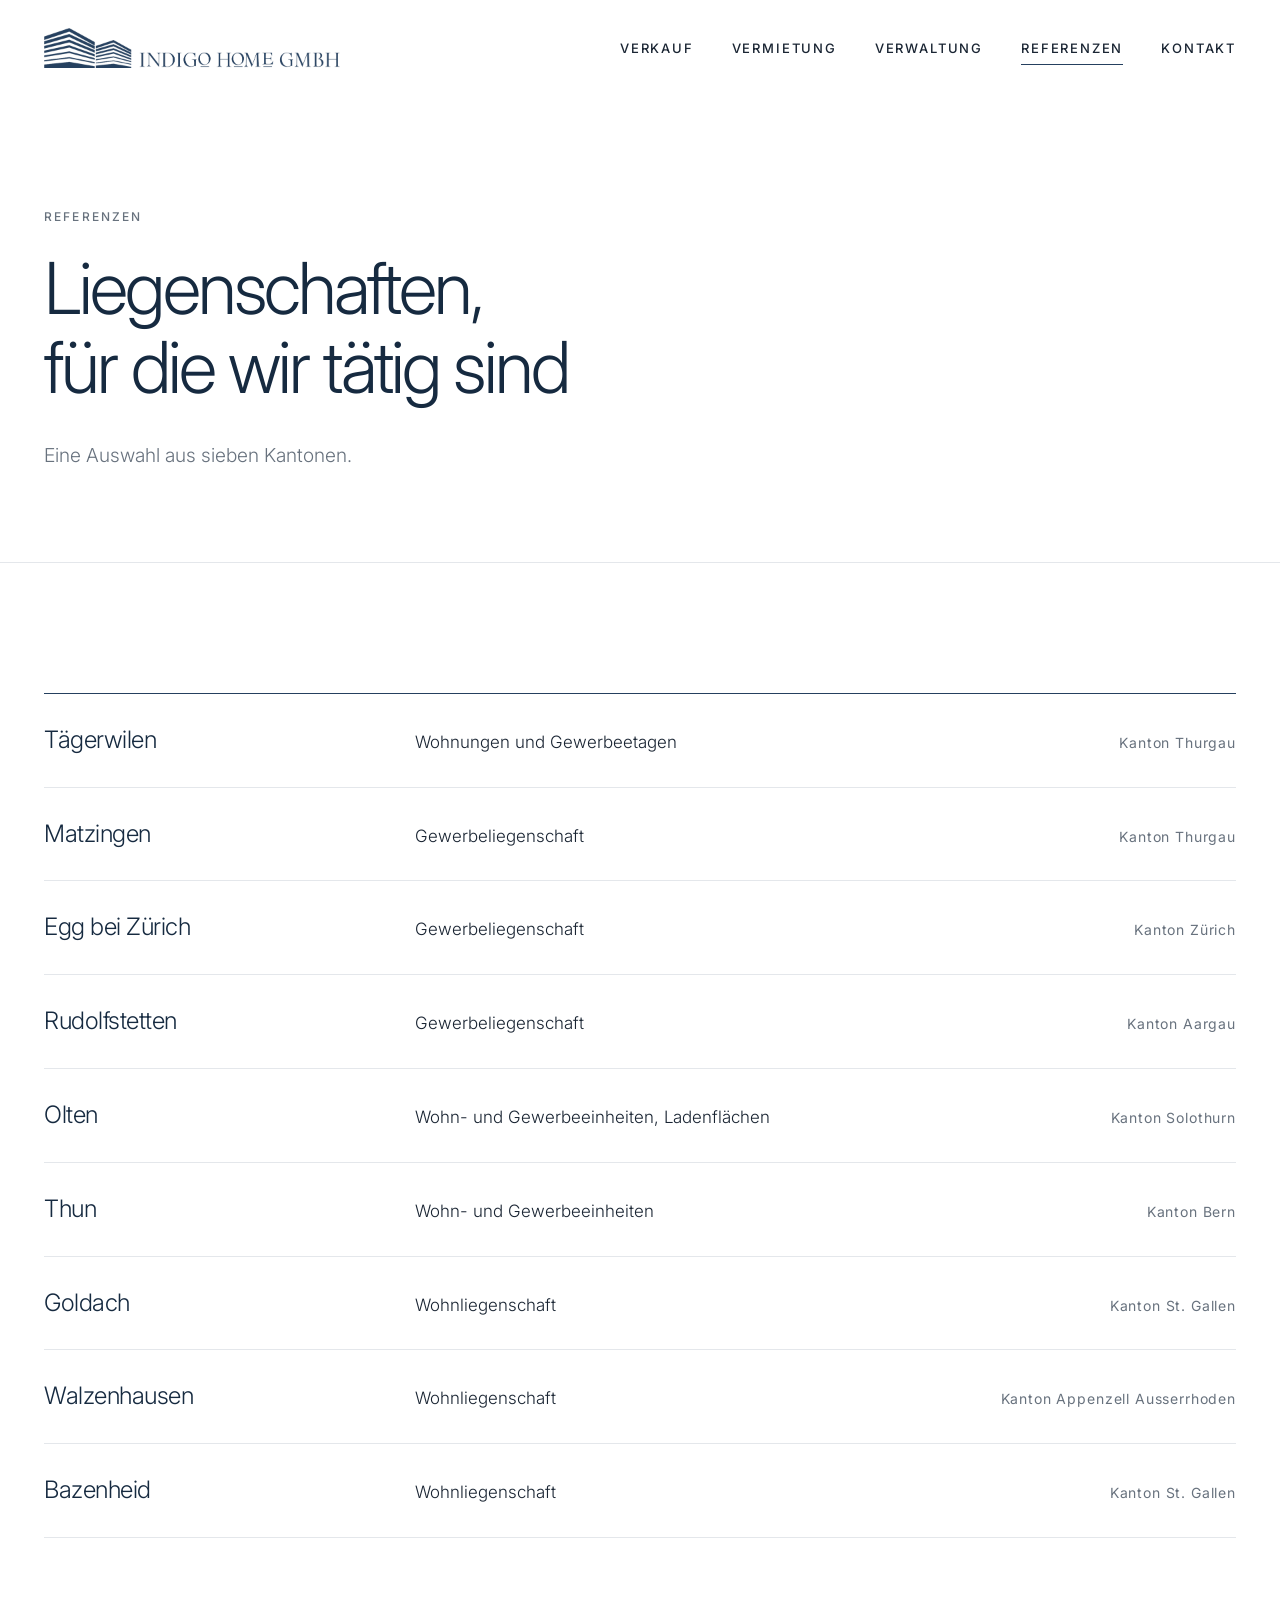
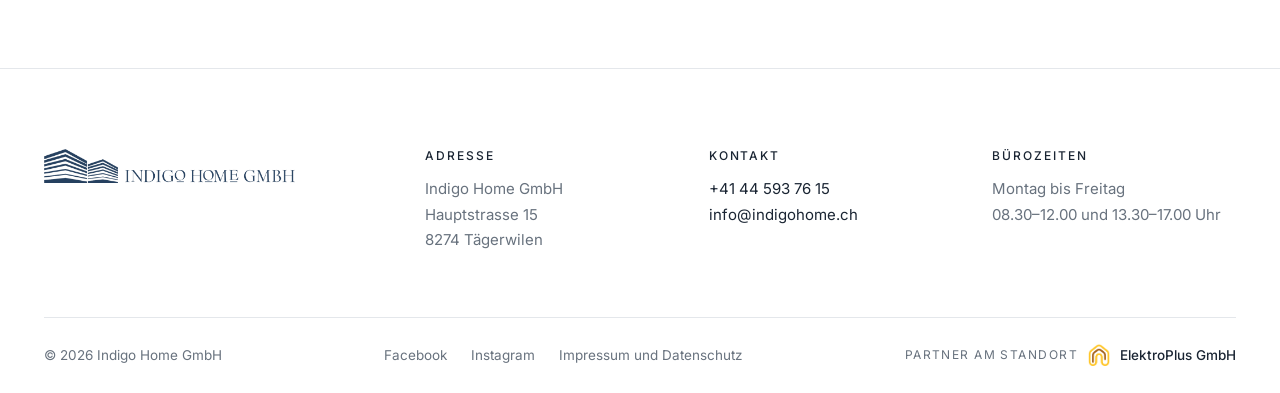
<file: referenzen.html>
<!doctype html>
<html lang="de-CH">
<head>
<meta charset="utf-8">
<meta name="viewport" content="width=device-width,initial-scale=1,viewport-fit=cover">
<title>Referenzen · Indigo Home GmbH</title>
<meta name="description" content="Referenzliegenschaften der Indigo Home GmbH in den Kantonen Thurgau, Zürich, St. Gallen, Appenzell Ausserrhoden, Aargau, Solothurn und Bern.">
<meta name="theme-color" content="#ffffff">
<link rel="icon" href="img/favicon.png" type="image/png">
<link rel="apple-touch-icon" href="img/apple-touch-icon.png">
<link rel="preconnect" href="https://fonts.googleapis.com">
<link rel="preconnect" href="https://fonts.gstatic.com" crossorigin>
<link rel="stylesheet" href="https://fonts.googleapis.com/css2?family=Inter:wght@300;400;500;600&display=swap">
<link rel="stylesheet" href="styles.css">
</head>
<body>
<header class="top">
  <div class="wrap">
    <a class="brand" href="index.html" aria-label="Indigo Home GmbH, zur Startseite"><img src="img/logo.png" alt="Indigo Home GmbH" width="296" height="40"></a>
    <button class="menu" id="menuBtn" type="button" aria-label="Menü öffnen" aria-expanded="false" aria-controls="nav"><span></span><span></span></button>
    <nav class="nav" id="nav" aria-label="Hauptnavigation"><a href="verkauf.html">Verkauf</a><a href="vermietung.html">Vermietung</a><a href="verwaltung.html">Verwaltung</a><a href="referenzen.html" aria-current="page">Referenzen</a><a href="kontakt.html">Kontakt</a></nav>
  </div>
</header>
<main>
  <section class="phead"><div class="wrap hin"><span class="label">Referenzen</span><h1>Liegenschaften, für die wir tätig sind</h1><p class="lead">Eine Auswahl aus sieben Kantonen.</p></div></section>
  <section class="sec"><div class="wrap"><ul class="rlist"><li class="reveal"><b>Tägerwilen</b><span>Wohnungen und Gewerbeetagen</span><em>Kanton Thurgau</em></li><li class="reveal"><b>Matzingen</b><span>Gewerbeliegenschaft</span><em>Kanton Thurgau</em></li><li class="reveal"><b>Egg bei Zürich</b><span>Gewerbeliegenschaft</span><em>Kanton Zürich</em></li><li class="reveal"><b>Rudolfstetten</b><span>Gewerbeliegenschaft</span><em>Kanton Aargau</em></li><li class="reveal"><b>Olten</b><span>Wohn- und Gewerbeeinheiten, Ladenflächen</span><em>Kanton Solothurn</em></li><li class="reveal"><b>Thun</b><span>Wohn- und Gewerbeeinheiten</span><em>Kanton Bern</em></li><li class="reveal"><b>Goldach</b><span>Wohnliegenschaft</span><em>Kanton St. Gallen</em></li><li class="reveal"><b>Walzenhausen</b><span>Wohnliegenschaft</span><em>Kanton Appenzell Ausserrhoden</em></li><li class="reveal"><b>Bazenheid</b><span>Wohnliegenschaft</span><em>Kanton St. Gallen</em></li></ul></div></section>

</main>
<footer>
  <div class="wrap">
    <div class="fcols">
      <div><img src="img/logo.png" alt="Indigo Home GmbH" width="252" height="34" loading="lazy"></div>
      <div><h3>Adresse</h3><address>Indigo Home GmbH<br>Hauptstrasse 15<br>8274 Tägerwilen</address></div>
      <div><h3>Kontakt</h3><p><a data-phone href="#"></a><br><a data-email href="#"></a></p></div>
      <div><h3>Bürozeiten</h3><p>Montag bis Freitag<br>08.30–12.00 und 13.30–17.00 Uhr</p></div>
    </div>
    <div class="fbot">
      <span>© <span id="yr">2026</span> Indigo Home GmbH</span>
      <span class="flinks"><a href="https://www.facebook.com/Indigo-Home-GmbH-Immobilien-112406141284418/" target="_blank" rel="noopener">Facebook</a><a href="https://www.instagram.com/indigohomegmbh/" target="_blank" rel="noopener">Instagram</a><a href="impressum.html">Impressum und Datenschutz</a></span>
      <a class="partner" href="https://www.eplus-elektro.ch" target="_blank" rel="noopener"><span>Partner am Standort</span><img src="img/partner-elektroplus.png" alt="" width="22" height="22"><b>ElektroPlus GmbH</b></a>
    </div>
  </div>
</footer>
<script src="site.js"></script>
</body>
</html>
</file>
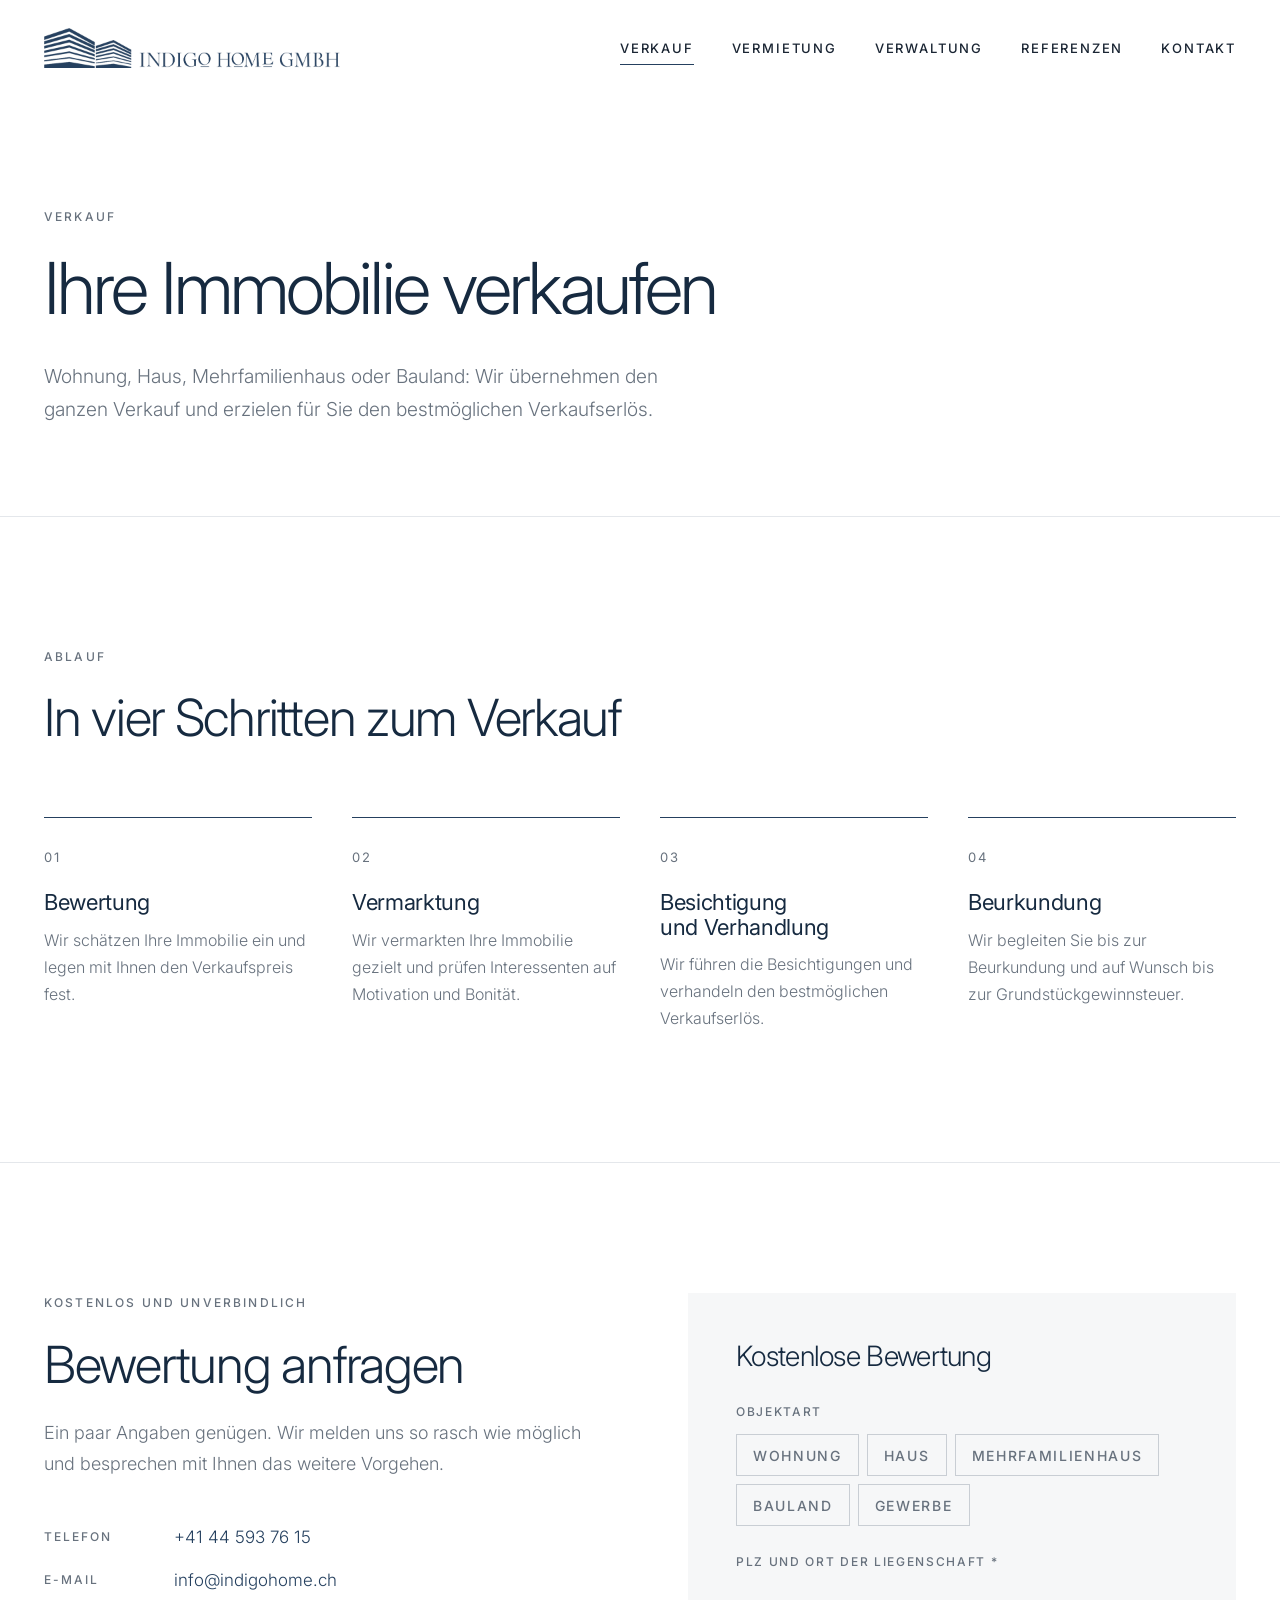
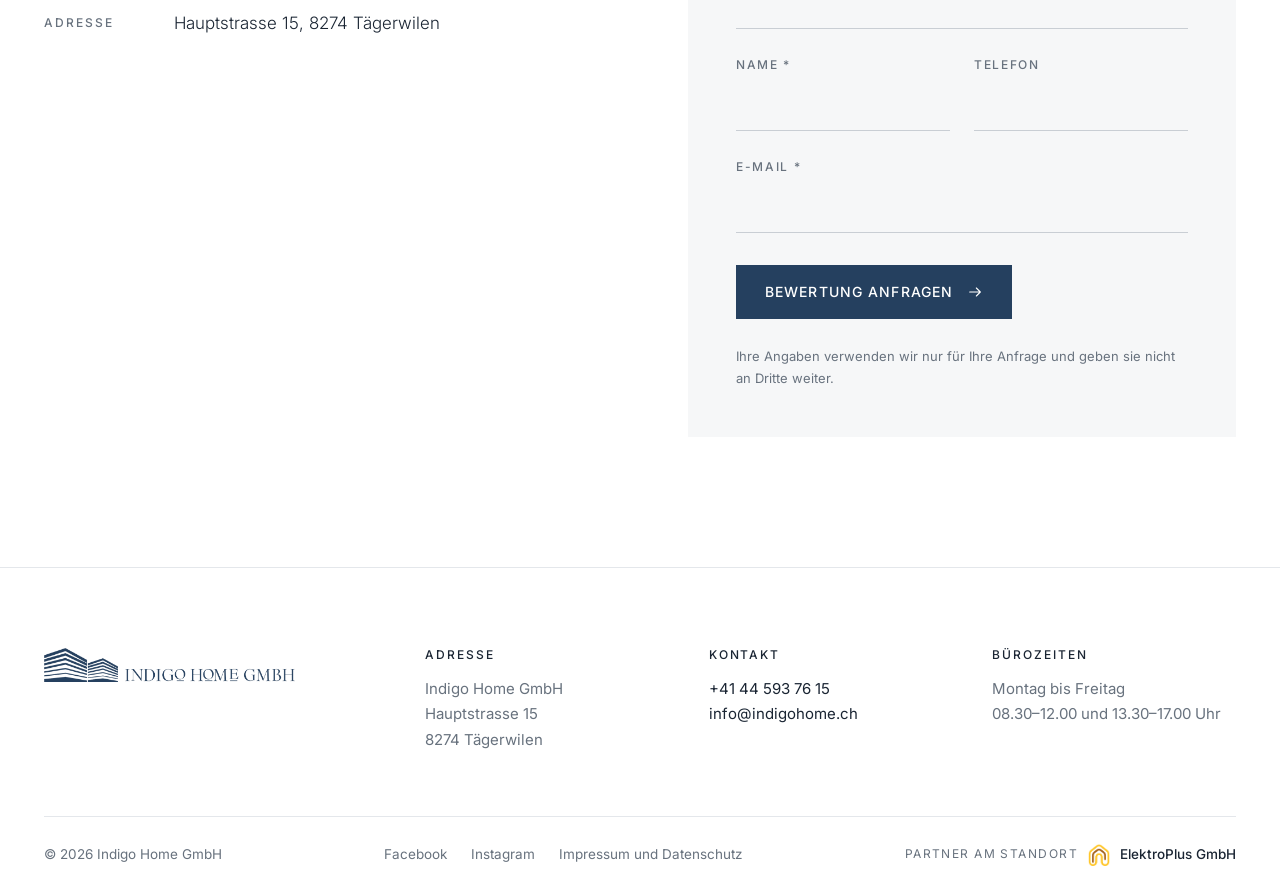
<file: verkauf.html>
<!doctype html>
<html lang="de-CH">
<head>
<meta charset="utf-8">
<meta name="viewport" content="width=device-width,initial-scale=1,viewport-fit=cover">
<title>Verkauf · Indigo Home GmbH</title>
<meta name="description" content="Immobilie verkaufen mit Indigo Home: kostenlose Bewertung, gezielte Vermarktung, Besichtigungen, Verhandlungen und Beurkundung.">
<meta name="theme-color" content="#ffffff">
<link rel="icon" href="img/favicon.png" type="image/png">
<link rel="apple-touch-icon" href="img/apple-touch-icon.png">
<link rel="preconnect" href="https://fonts.googleapis.com">
<link rel="preconnect" href="https://fonts.gstatic.com" crossorigin>
<link rel="stylesheet" href="https://fonts.googleapis.com/css2?family=Inter:wght@300;400;500;600&display=swap">
<link rel="stylesheet" href="styles.css">
</head>
<body>
<header class="top">
  <div class="wrap">
    <a class="brand" href="index.html" aria-label="Indigo Home GmbH, zur Startseite"><img src="img/logo.png" alt="Indigo Home GmbH" width="296" height="40"></a>
    <button class="menu" id="menuBtn" type="button" aria-label="Menü öffnen" aria-expanded="false" aria-controls="nav"><span></span><span></span></button>
    <nav class="nav" id="nav" aria-label="Hauptnavigation"><a href="verkauf.html" aria-current="page">Verkauf</a><a href="vermietung.html">Vermietung</a><a href="verwaltung.html">Verwaltung</a><a href="referenzen.html">Referenzen</a><a href="kontakt.html">Kontakt</a></nav>
  </div>
</header>
<main>
  <section class="phead"><div class="wrap hin"><span class="label">Verkauf</span><h1>Ihre Immobilie verkaufen</h1><p class="lead">Wohnung, Haus, Mehrfamilienhaus oder Bauland: Wir übernehmen den ganzen Verkauf und erzielen für Sie den bestmöglichen Verkaufserlös.</p></div></section>

  <section class="sec"><div class="wrap">
    <div class="shead reveal"><span class="label">Ablauf</span><h2>In vier Schritten zum Verkauf</h2></div>
    <ol class="steps"><li class="reveal"><span class="n">01</span><h3>Bewertung</h3><p>Wir schätzen Ihre Immobilie ein und legen mit Ihnen den Verkaufspreis fest.</p></li><li class="reveal"><span class="n">02</span><h3>Vermarktung</h3><p>Wir vermarkten Ihre Immobilie gezielt und prüfen Interessenten auf Motivation und Bonität.</p></li><li class="reveal"><span class="n">03</span><h3>Besichtigung und Verhandlung</h3><p>Wir führen die Besichtigungen und verhandeln den bestmöglichen Verkaufserlös.</p></li><li class="reveal"><span class="n">04</span><h3>Beurkundung</h3><p>Wir begleiten Sie bis zur Beurkundung und auf Wunsch bis zur Grundstückgewinnsteuer.</p></li></ol>
  </div></section>
  <section class="sec line" id="bewertung" aria-labelledby="h-b"><div class="wrap two">
    <div class="reveal"><span class="label">Kostenlos und unverbindlich</span><h2 id="h-b">Bewertung anfragen</h2><p class="txt">Ein paar Angaben genügen. Wir melden uns so rasch wie möglich und besprechen mit Ihnen das weitere Vorgehen.</p>
      <dl class="kontakt"><dt>Telefon</dt><dd><a data-phone href="#"></a></dd><dt>E-Mail</dt><dd><a data-email href="#"></a></dd><dt>Adresse</dt><dd>Hauptstrasse 15, 8274 Tägerwilen</dd></dl></div>
    <div class="reveal"><form class="form" data-form="bewertung" data-subject="Bewertungsanfrage" data-ok="Vielen Dank. Wir melden uns so rasch wie möglich für Ihre kostenlose Bewertung." novalidate>
  <h3>Kostenlose Bewertung</h3>
  <div class="field"><span class="lab" id="l-objektart">Objektart</span><div class="seg" role="radiogroup" aria-labelledby="l-objektart"><label><input type="radio" name="objektart" value="Wohnung"><span>Wohnung</span></label><label><input type="radio" name="objektart" value="Haus"><span>Haus</span></label><label><input type="radio" name="objektart" value="Mehrfamilienhaus"><span>Mehrfamilienhaus</span></label><label><input type="radio" name="objektart" value="Bauland"><span>Bauland</span></label><label><input type="radio" name="objektart" value="Gewerbe"><span>Gewerbe</span></label></div></div>
  <div class="field"><label for="f-ort">PLZ und Ort der Liegenschaft *</label><input id="f-ort" name="ort" type="text" required data-msg="Bitte den Ort der Liegenschaft angeben."></div>
  <div class="row2"><div class="field"><label for="f-name">Name *</label><input id="f-name" name="name" type="text" required autocomplete="name" data-msg="Bitte Ihren Namen angeben."></div><div class="field"><label for="f-telefon">Telefon</label><input id="f-telefon" name="telefon" type="tel" autocomplete="tel"></div></div>
  <div class="field"><label for="f-email">E-Mail *</label><input id="f-email" name="email" type="email" required autocomplete="email" data-msg="Bitte Ihre E-Mail-Adresse angeben."></div>
  <input type="text" name="website" tabindex="-1" autocomplete="off" aria-hidden="true" style="position:absolute;left:-9999px">
  <p class="err" role="alert" hidden></p>
  <p class="ok" role="status" hidden></p>
  <button class="btn" type="submit">Bewertung anfragen <svg width="16" height="16" viewBox="0 0 24 24" fill="none" stroke="currentColor" stroke-width="1.6" stroke-linecap="round" stroke-linejoin="round" aria-hidden="true"><path d="M4 12h16M14 6l6 6-6 6"/></svg></button>
  <p class="note">Ihre Angaben verwenden wir nur für Ihre Anfrage und geben sie nicht an Dritte weiter.</p>
</form></div>
  </div></section>

</main>
<footer>
  <div class="wrap">
    <div class="fcols">
      <div><img src="img/logo.png" alt="Indigo Home GmbH" width="252" height="34" loading="lazy"></div>
      <div><h3>Adresse</h3><address>Indigo Home GmbH<br>Hauptstrasse 15<br>8274 Tägerwilen</address></div>
      <div><h3>Kontakt</h3><p><a data-phone href="#"></a><br><a data-email href="#"></a></p></div>
      <div><h3>Bürozeiten</h3><p>Montag bis Freitag<br>08.30–12.00 und 13.30–17.00 Uhr</p></div>
    </div>
    <div class="fbot">
      <span>© <span id="yr">2026</span> Indigo Home GmbH</span>
      <span class="flinks"><a href="https://www.facebook.com/Indigo-Home-GmbH-Immobilien-112406141284418/" target="_blank" rel="noopener">Facebook</a><a href="https://www.instagram.com/indigohomegmbh/" target="_blank" rel="noopener">Instagram</a><a href="impressum.html">Impressum und Datenschutz</a></span>
      <a class="partner" href="https://www.eplus-elektro.ch" target="_blank" rel="noopener"><span>Partner am Standort</span><img src="img/partner-elektroplus.png" alt="" width="22" height="22"><b>ElektroPlus GmbH</b></a>
    </div>
  </div>
</footer>
<script src="site.js"></script>
</body>
</html>
</file>
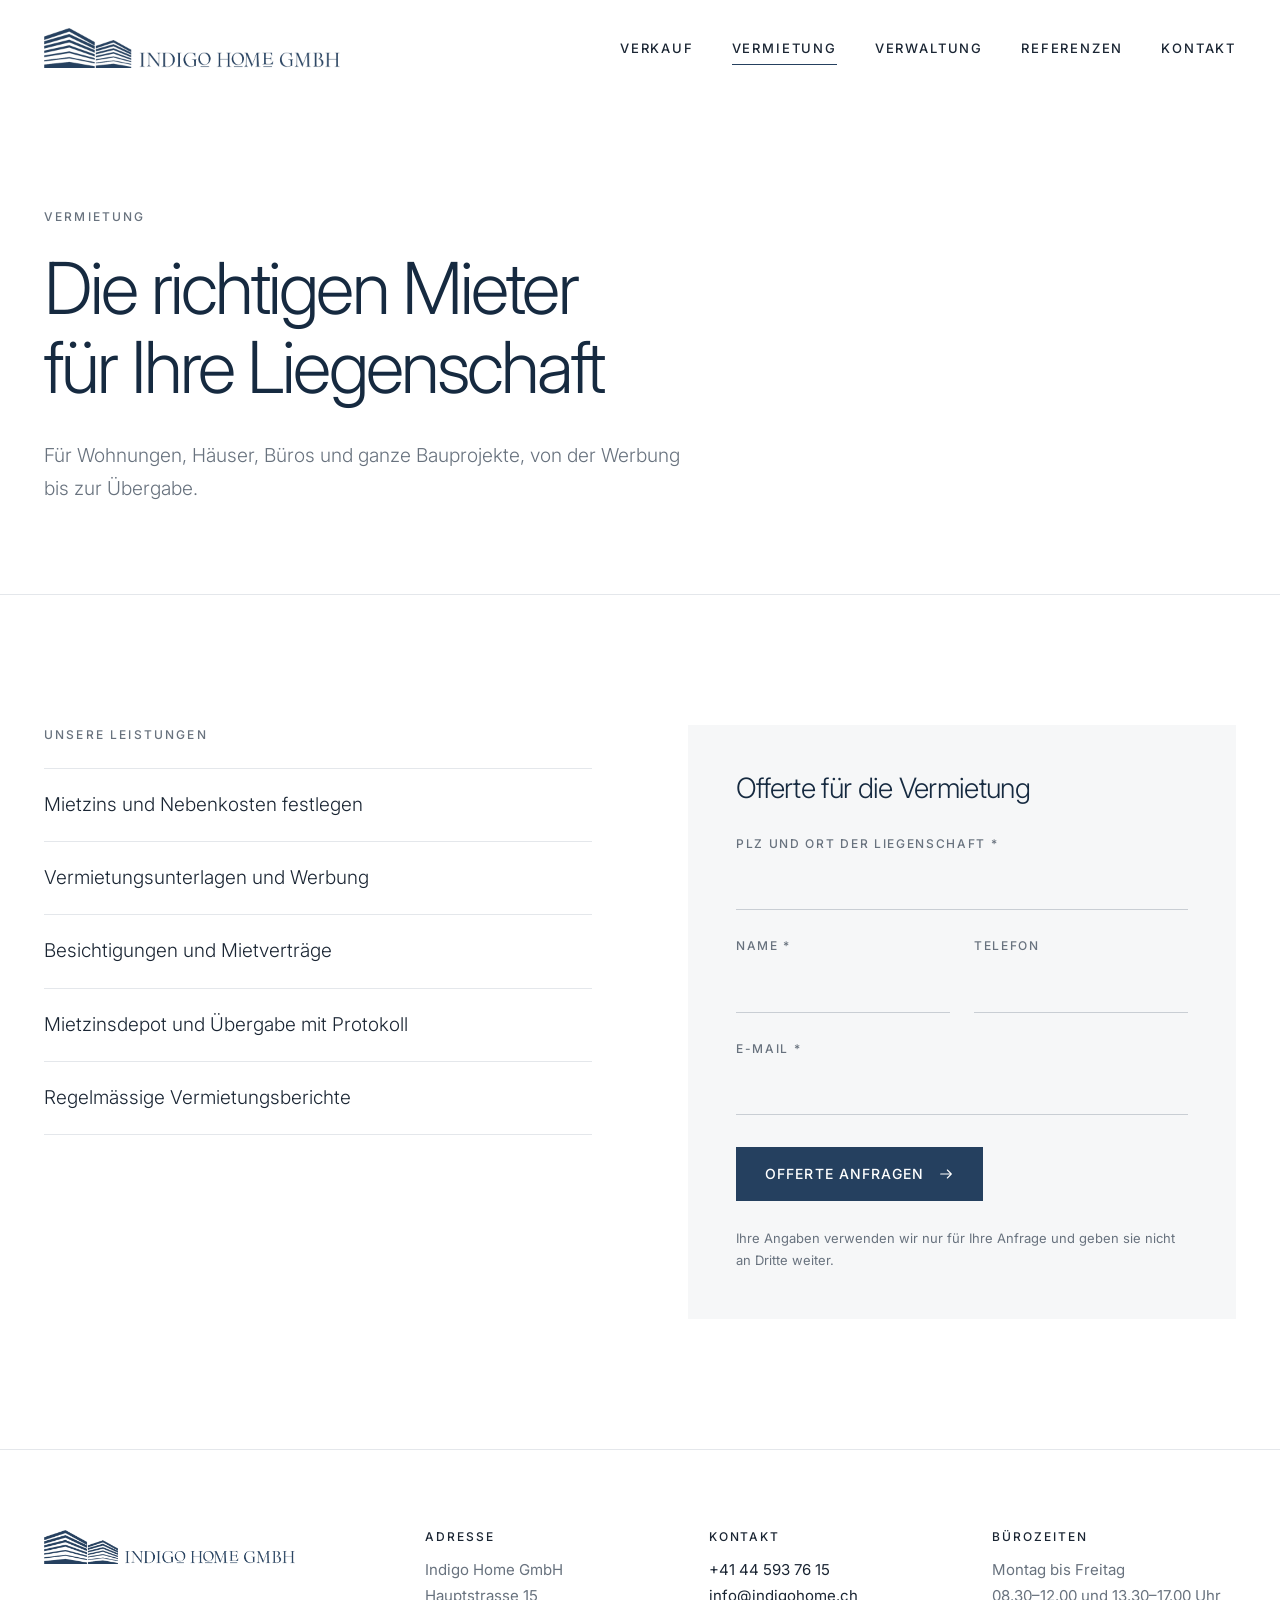
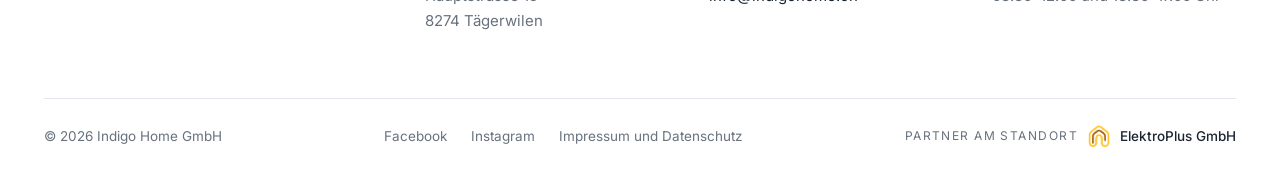
<file: vermietung.html>
<!doctype html>
<html lang="de-CH">
<head>
<meta charset="utf-8">
<meta name="viewport" content="width=device-width,initial-scale=1,viewport-fit=cover">
<title>Vermietung · Indigo Home GmbH</title>
<meta name="description" content="Vermietung von Wohnungen, Häusern, Büros und Bauprojekten: Mietzins, Werbung, Besichtigungen, Mietverträge, Übergabe.">
<meta name="theme-color" content="#ffffff">
<link rel="icon" href="img/favicon.png" type="image/png">
<link rel="apple-touch-icon" href="img/apple-touch-icon.png">
<link rel="preconnect" href="https://fonts.googleapis.com">
<link rel="preconnect" href="https://fonts.gstatic.com" crossorigin>
<link rel="stylesheet" href="https://fonts.googleapis.com/css2?family=Inter:wght@300;400;500;600&display=swap">
<link rel="stylesheet" href="styles.css">
</head>
<body>
<header class="top">
  <div class="wrap">
    <a class="brand" href="index.html" aria-label="Indigo Home GmbH, zur Startseite"><img src="img/logo.png" alt="Indigo Home GmbH" width="296" height="40"></a>
    <button class="menu" id="menuBtn" type="button" aria-label="Menü öffnen" aria-expanded="false" aria-controls="nav"><span></span><span></span></button>
    <nav class="nav" id="nav" aria-label="Hauptnavigation"><a href="verkauf.html">Verkauf</a><a href="vermietung.html" aria-current="page">Vermietung</a><a href="verwaltung.html">Verwaltung</a><a href="referenzen.html">Referenzen</a><a href="kontakt.html">Kontakt</a></nav>
  </div>
</header>
<main>
  <section class="phead"><div class="wrap hin"><span class="label">Vermietung</span><h1>Die richtigen Mieter für Ihre Liegenschaft</h1><p class="lead">Für Wohnungen, Häuser, Büros und ganze Bauprojekte, von der Werbung bis zur Übergabe.</p></div></section>

  <section class="sec"><div class="wrap two">
    <div class="reveal"><span class="label">Unsere Leistungen</span><ul class="list"><li>Mietzins und Nebenkosten festlegen</li><li>Vermietungsunterlagen und Werbung</li><li>Besichtigungen und Mietverträge</li><li>Mietzinsdepot und Übergabe mit Protokoll</li><li>Regelmässige Vermietungsberichte</li></ul></div>
    <div class="reveal"><form class="form" data-form="vermietung" data-subject="Anfrage Vermietung" data-ok="Vielen Dank. Wir melden uns so rasch wie möglich mit einer Offerte." novalidate>
  <h3>Offerte für die Vermietung</h3>
  <div class="field"><label for="f-ort">PLZ und Ort der Liegenschaft *</label><input id="f-ort" name="ort" type="text" required data-msg="Bitte den Ort angeben."></div>
  <div class="row2"><div class="field"><label for="f-name">Name *</label><input id="f-name" name="name" type="text" required autocomplete="name" data-msg="Bitte Ihren Namen angeben."></div><div class="field"><label for="f-telefon">Telefon</label><input id="f-telefon" name="telefon" type="tel" autocomplete="tel"></div></div>
  <div class="field"><label for="f-email">E-Mail *</label><input id="f-email" name="email" type="email" required autocomplete="email" data-msg="Bitte Ihre E-Mail-Adresse angeben."></div>
  <input type="text" name="website" tabindex="-1" autocomplete="off" aria-hidden="true" style="position:absolute;left:-9999px">
  <p class="err" role="alert" hidden></p>
  <p class="ok" role="status" hidden></p>
  <button class="btn" type="submit">Offerte anfragen <svg width="16" height="16" viewBox="0 0 24 24" fill="none" stroke="currentColor" stroke-width="1.6" stroke-linecap="round" stroke-linejoin="round" aria-hidden="true"><path d="M4 12h16M14 6l6 6-6 6"/></svg></button>
  <p class="note">Ihre Angaben verwenden wir nur für Ihre Anfrage und geben sie nicht an Dritte weiter.</p>
</form></div>
  </div></section>

</main>
<footer>
  <div class="wrap">
    <div class="fcols">
      <div><img src="img/logo.png" alt="Indigo Home GmbH" width="252" height="34" loading="lazy"></div>
      <div><h3>Adresse</h3><address>Indigo Home GmbH<br>Hauptstrasse 15<br>8274 Tägerwilen</address></div>
      <div><h3>Kontakt</h3><p><a data-phone href="#"></a><br><a data-email href="#"></a></p></div>
      <div><h3>Bürozeiten</h3><p>Montag bis Freitag<br>08.30–12.00 und 13.30–17.00 Uhr</p></div>
    </div>
    <div class="fbot">
      <span>© <span id="yr">2026</span> Indigo Home GmbH</span>
      <span class="flinks"><a href="https://www.facebook.com/Indigo-Home-GmbH-Immobilien-112406141284418/" target="_blank" rel="noopener">Facebook</a><a href="https://www.instagram.com/indigohomegmbh/" target="_blank" rel="noopener">Instagram</a><a href="impressum.html">Impressum und Datenschutz</a></span>
      <a class="partner" href="https://www.eplus-elektro.ch" target="_blank" rel="noopener"><span>Partner am Standort</span><img src="img/partner-elektroplus.png" alt="" width="22" height="22"><b>ElektroPlus GmbH</b></a>
    </div>
  </div>
</footer>
<script src="site.js"></script>
</body>
</html>
</file>
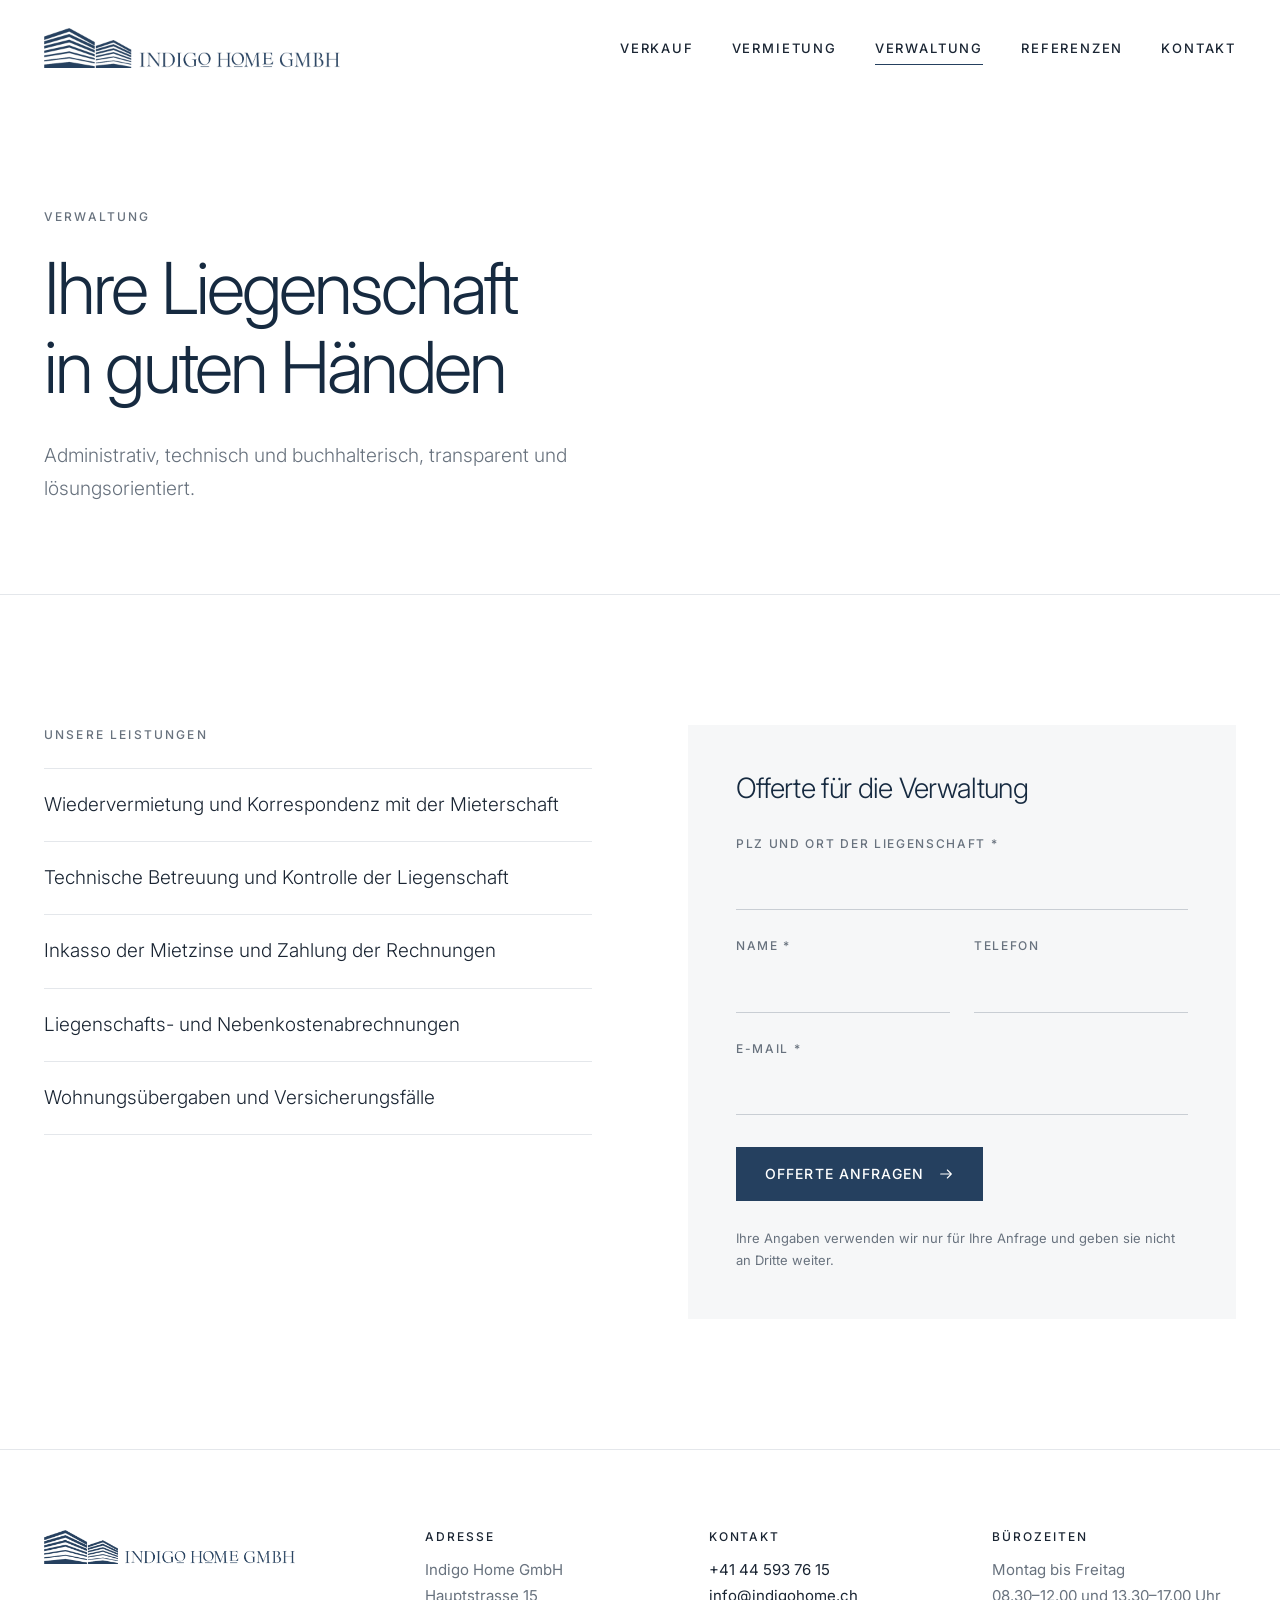
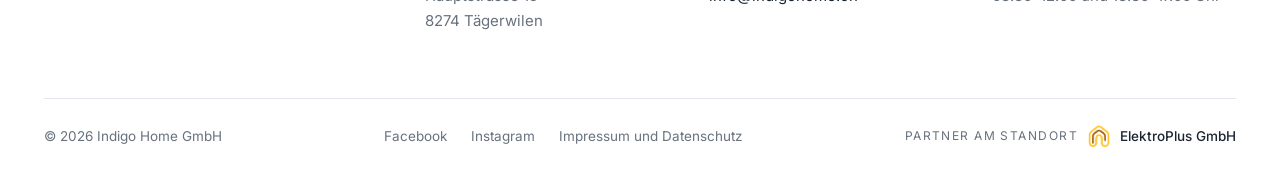
<file: verwaltung.html>
<!doctype html>
<html lang="de-CH">
<head>
<meta charset="utf-8">
<meta name="viewport" content="width=device-width,initial-scale=1,viewport-fit=cover">
<title>Verwaltung · Indigo Home GmbH</title>
<meta name="description" content="Liegenschaftsverwaltung: administrative, technische und buchhalterische Bewirtschaftung von Mietliegenschaften.">
<meta name="theme-color" content="#ffffff">
<link rel="icon" href="img/favicon.png" type="image/png">
<link rel="apple-touch-icon" href="img/apple-touch-icon.png">
<link rel="preconnect" href="https://fonts.googleapis.com">
<link rel="preconnect" href="https://fonts.gstatic.com" crossorigin>
<link rel="stylesheet" href="https://fonts.googleapis.com/css2?family=Inter:wght@300;400;500;600&display=swap">
<link rel="stylesheet" href="styles.css">
</head>
<body>
<header class="top">
  <div class="wrap">
    <a class="brand" href="index.html" aria-label="Indigo Home GmbH, zur Startseite"><img src="img/logo.png" alt="Indigo Home GmbH" width="296" height="40"></a>
    <button class="menu" id="menuBtn" type="button" aria-label="Menü öffnen" aria-expanded="false" aria-controls="nav"><span></span><span></span></button>
    <nav class="nav" id="nav" aria-label="Hauptnavigation"><a href="verkauf.html">Verkauf</a><a href="vermietung.html">Vermietung</a><a href="verwaltung.html" aria-current="page">Verwaltung</a><a href="referenzen.html">Referenzen</a><a href="kontakt.html">Kontakt</a></nav>
  </div>
</header>
<main>
  <section class="phead"><div class="wrap hin"><span class="label">Verwaltung</span><h1>Ihre Liegenschaft in guten Händen</h1><p class="lead">Administrativ, technisch und buchhalterisch, transparent und lösungsorientiert.</p></div></section>

  <section class="sec"><div class="wrap two">
    <div class="reveal"><span class="label">Unsere Leistungen</span><ul class="list"><li>Wiedervermietung und Korrespondenz mit der Mieterschaft</li><li>Technische Betreuung und Kontrolle der Liegenschaft</li><li>Inkasso der Mietzinse und Zahlung der Rechnungen</li><li>Liegenschafts- und Nebenkostenabrechnungen</li><li>Wohnungsübergaben und Versicherungsfälle</li></ul></div>
    <div class="reveal"><form class="form" data-form="verwaltung" data-subject="Anfrage Verwaltung" data-ok="Vielen Dank. Wir melden uns so rasch wie möglich mit einer Offerte." novalidate>
  <h3>Offerte für die Verwaltung</h3>
  <div class="field"><label for="f-ort">PLZ und Ort der Liegenschaft *</label><input id="f-ort" name="ort" type="text" required data-msg="Bitte den Ort angeben."></div>
  <div class="row2"><div class="field"><label for="f-name">Name *</label><input id="f-name" name="name" type="text" required autocomplete="name" data-msg="Bitte Ihren Namen angeben."></div><div class="field"><label for="f-telefon">Telefon</label><input id="f-telefon" name="telefon" type="tel" autocomplete="tel"></div></div>
  <div class="field"><label for="f-email">E-Mail *</label><input id="f-email" name="email" type="email" required autocomplete="email" data-msg="Bitte Ihre E-Mail-Adresse angeben."></div>
  <input type="text" name="website" tabindex="-1" autocomplete="off" aria-hidden="true" style="position:absolute;left:-9999px">
  <p class="err" role="alert" hidden></p>
  <p class="ok" role="status" hidden></p>
  <button class="btn" type="submit">Offerte anfragen <svg width="16" height="16" viewBox="0 0 24 24" fill="none" stroke="currentColor" stroke-width="1.6" stroke-linecap="round" stroke-linejoin="round" aria-hidden="true"><path d="M4 12h16M14 6l6 6-6 6"/></svg></button>
  <p class="note">Ihre Angaben verwenden wir nur für Ihre Anfrage und geben sie nicht an Dritte weiter.</p>
</form></div>
  </div></section>

</main>
<footer>
  <div class="wrap">
    <div class="fcols">
      <div><img src="img/logo.png" alt="Indigo Home GmbH" width="252" height="34" loading="lazy"></div>
      <div><h3>Adresse</h3><address>Indigo Home GmbH<br>Hauptstrasse 15<br>8274 Tägerwilen</address></div>
      <div><h3>Kontakt</h3><p><a data-phone href="#"></a><br><a data-email href="#"></a></p></div>
      <div><h3>Bürozeiten</h3><p>Montag bis Freitag<br>08.30–12.00 und 13.30–17.00 Uhr</p></div>
    </div>
    <div class="fbot">
      <span>© <span id="yr">2026</span> Indigo Home GmbH</span>
      <span class="flinks"><a href="https://www.facebook.com/Indigo-Home-GmbH-Immobilien-112406141284418/" target="_blank" rel="noopener">Facebook</a><a href="https://www.instagram.com/indigohomegmbh/" target="_blank" rel="noopener">Instagram</a><a href="impressum.html">Impressum und Datenschutz</a></span>
      <a class="partner" href="https://www.eplus-elektro.ch" target="_blank" rel="noopener"><span>Partner am Standort</span><img src="img/partner-elektroplus.png" alt="" width="22" height="22"><b>ElektroPlus GmbH</b></a>
    </div>
  </div>
</footer>
<script src="site.js"></script>
</body>
</html>
</file>
<file: styles.css>
/* Indigo Home GmbH · Design 4: minimal, ruhig und seriös. Viel Weiss, feine Linien, Navy aus dem Logo. */
:root{
  --navy:#25405f; --navy-d:#162a40; --ink:#1a2533; --muted:#68727e; --line:#e4e7eb; --soft:#f6f7f8; --white:#fff;
  --f:"Inter","Helvetica Neue",Arial,sans-serif;
  --ease:cubic-bezier(.22,1,.36,1);
}
*{box-sizing:border-box}
html{-webkit-text-size-adjust:100%;scroll-padding-top:90px}
@media (prefers-reduced-motion:no-preference){html{scroll-behavior:smooth}}
body{margin:0;background:#fff;color:var(--ink);font-family:var(--f);font-size:17px;line-height:1.7;font-weight:400;overflow-x:clip}
img{max-width:100%;display:block}
a{color:inherit}
:focus-visible{outline:2px solid var(--navy);outline-offset:3px}
h1,h2,h3{margin:0;font-weight:300;letter-spacing:-.025em;line-height:1.1;color:var(--navy-d);text-wrap:balance}
p{margin:0}
[hidden]{display:none!important}
.wrap{max-width:1240px;margin:0 auto;padding-left:max(24px,env(safe-area-inset-left,0px));padding-right:max(24px,env(safe-area-inset-right,0px))}
.label{display:block;font-size:12px;font-weight:500;letter-spacing:.18em;text-transform:uppercase;color:var(--muted);margin-bottom:22px}

/* Knöpfe und Textlinks */
.btn{display:inline-flex;align-items:center;justify-content:center;gap:14px;min-height:54px;padding:0 28px;border:1px solid var(--navy);background:var(--navy);color:#fff;font:inherit;font-size:14px;font-weight:500;letter-spacing:.08em;text-transform:uppercase;text-decoration:none;cursor:pointer;transition:background .25s,color .25s}
.btn:hover{background:#fff;color:var(--navy)}
.tlink{display:inline-flex;align-items:center;gap:12px;font-size:14px;font-weight:500;letter-spacing:.08em;text-transform:uppercase;color:var(--navy);text-decoration:none}
.tlink svg,.btn svg{transition:transform .3s var(--ease)}
.tlink:hover svg,.btn:hover svg,a:hover>.tlink svg{transform:translateX(4px)}

/* Kopf */
.top{position:sticky;top:0;z-index:30;background:rgba(255,255,255,.97);border-bottom:1px solid transparent;transition:border-color .3s}
.top.scrolled{border-bottom-color:var(--line)}
.top .wrap{display:flex;align-items:center;justify-content:space-between;gap:24px;min-height:96px;transition:min-height .3s}
.top.scrolled .wrap{min-height:76px}
.brand img{height:40px;width:auto}
.nav{display:flex;gap:38px}
.nav a{position:relative;font-size:13px;font-weight:500;letter-spacing:.14em;text-transform:uppercase;text-decoration:none;color:var(--ink);padding:6px 0}
.nav a::after{content:"";position:absolute;left:0;right:0;bottom:0;height:1px;background:var(--navy);transform:scaleX(0);transform-origin:left;transition:transform .35s var(--ease)}
.nav a:hover::after,.nav a[aria-current="page"]::after{transform:scaleX(1)}
.menu{display:none;width:44px;height:44px;background:none;border:0;cursor:pointer;padding:0;flex-direction:column;justify-content:center;gap:7px;align-items:flex-end}
.menu span{display:block;width:26px;height:1.5px;background:var(--navy);transition:transform .3s,width .3s}
.menu span:last-child{width:18px}
.menu[aria-expanded="true"] span:first-child{transform:translateY(4.25px) rotate(45deg)}
.menu[aria-expanded="true"] span:last-child{width:26px;transform:translateY(-4.25px) rotate(-45deg)}
@media (max-width:900px){
  .top .wrap{min-height:76px}
  .brand img{height:32px}
  .menu{display:flex}
  .nav{position:absolute;left:0;right:0;top:100%;flex-direction:column;gap:0;background:#fff;border-bottom:1px solid var(--line);padding:8px 24px 24px;display:none}
  .nav.open{display:flex}
  .nav a{padding:16px 0;border-bottom:1px solid var(--line);font-size:14px}
  .nav a::after{display:none}
}

/* Startbereich */
.hero .wrap{padding-block:120px 96px}
.hero h1{font-size:clamp(44px,7.2vw,104px);letter-spacing:-.045em;max-width:12em}
.hero .lead,.phead .lead{margin-top:32px;max-width:34em;font-size:clamp(17px,1.5vw,20px);color:var(--muted);font-weight:300}
.acts{display:flex;flex-wrap:wrap;align-items:center;gap:20px 36px;margin-top:48px}
.visual{background:var(--navy);overflow:hidden}
.visual .wrap{display:flex;justify-content:flex-end;align-items:flex-end;padding-top:90px;min-height:360px}
.visual .bld{width:min(56%,560px);color:#fff;opacity:.95}
.bld polygon{fill:currentColor}
@media (max-width:700px){.hero .wrap{padding-block:72px 64px}.visual .wrap{min-height:220px;padding-top:56px;justify-content:center}.visual .bld{width:86%}}

/* Seitenkopf der Unterseiten */
.phead{border-bottom:1px solid var(--line)}
.phead .wrap{padding-block:110px 90px}
.phead h1{font-size:clamp(38px,5.6vw,80px);letter-spacing:-.04em;max-width:13em}
@media (max-width:700px){.phead .wrap{padding-block:64px 56px}}

/* Abschnitte */
.sec{padding-block:130px}
.sec.line{border-top:1px solid var(--line)}
@media (max-width:700px){.sec{padding-block:80px}}
.shead{margin-bottom:72px}
h2{font-size:clamp(32px,4vw,56px)}
.txt{margin-top:26px;color:var(--muted);max-width:30em;font-weight:300;font-size:18px}
.txt+.tlink{margin-top:34px}
.two{display:grid;grid-template-columns:minmax(0,1fr) minmax(0,1fr);gap:96px;align-items:start}
@media (max-width:900px){.two{grid-template-columns:minmax(0,1fr);gap:56px}}

.cols3{display:grid;grid-template-columns:repeat(3,minmax(0,1fr));border-top:1px solid var(--line)}
.col{display:flex;flex-direction:column;gap:18px;padding:44px 44px 48px 0;text-decoration:none;color:inherit;border-right:1px solid var(--line)}
.col+.col{padding-left:44px}
.col:last-child{border-right:0}
.col .n{font-size:13px;letter-spacing:.14em;color:var(--muted)}
.col h3{font-size:34px}
.col p{color:var(--muted);font-weight:300}
.col .tlink{margin-top:auto;padding-top:14px}
.col:hover h3{color:var(--navy)}
@media (max-width:900px){.cols3{grid-template-columns:minmax(0,1fr)}.col,.col+.col{padding:36px 0;border-right:0;border-bottom:1px solid var(--line)}}

.steps{list-style:none;margin:0;padding:0;display:grid;grid-template-columns:repeat(4,minmax(0,1fr));gap:40px}
.steps li{border-top:1px solid var(--navy);padding-top:28px}
.steps .n{display:block;font-size:13px;letter-spacing:.14em;color:var(--muted);margin-bottom:22px}
.steps h3{font-size:22px;font-weight:400;letter-spacing:-.015em}
.steps p{margin-top:12px;color:var(--muted);font-weight:300;font-size:16px}
@media (max-width:1000px){.steps{grid-template-columns:repeat(2,minmax(0,1fr))}}
@media (max-width:560px){.steps{grid-template-columns:minmax(0,1fr)}}

.nums{display:grid;grid-template-columns:repeat(2,minmax(0,1fr));gap:40px}
.nums div{border-top:1px solid var(--line);padding-top:26px}
.nums b{display:block;font-size:clamp(64px,8vw,112px);font-weight:200;letter-spacing:-.05em;line-height:1;color:var(--navy)}
.nums span{display:block;margin-top:14px;color:var(--muted);font-size:15px}

.list{list-style:none;margin:0;padding:0;border-top:1px solid var(--line)}
.list li{padding:20px 0;border-bottom:1px solid var(--line);font-size:19px;font-weight:300}

.rlist{list-style:none;margin:0;padding:0;border-top:1px solid var(--navy)}
.rlist li{display:grid;grid-template-columns:minmax(0,1fr) minmax(0,1.3fr) minmax(0,1fr);gap:24px;align-items:baseline;padding:26px 0;border-bottom:1px solid var(--line)}
.rlist b{font-size:24px;font-weight:300;letter-spacing:-.02em;color:var(--navy-d)}
.rlist span{color:var(--ink);font-weight:300}
.rlist em{font-style:normal;color:var(--muted);font-size:14px;letter-spacing:.06em;text-align:right}
@media (max-width:700px){.rlist li{grid-template-columns:minmax(0,1fr);gap:4px}.rlist em{text-align:left}}

.kontakt{display:grid;grid-template-columns:110px minmax(0,1fr);gap:14px 20px;margin:44px 0 0;font-weight:300}
.kontakt dt{font-size:12px;font-weight:500;letter-spacing:.16em;text-transform:uppercase;color:var(--muted);padding-top:4px}
.kontakt dd{margin:0}
.kontakt a{text-decoration:none;color:var(--navy)}
.kontakt a:hover{text-decoration:underline}
.kontakt.big{margin-top:0;gap:22px 24px;font-size:19px}
.kontakt .tlink{margin-top:10px}

.prose{max-width:780px}
.prose h2{font-size:28px;font-weight:400;margin:48px 0 16px}
.prose h2:first-child{margin-top:0}
.prose p{color:var(--muted);font-weight:300;margin-top:12px}
.prose p b{color:var(--ink);font-weight:500}
.prose a{color:var(--navy)}

/* Formulare: schlicht, nur Linien */
.form{display:flex;flex-direction:column;gap:26px;background:var(--soft);padding:48px}
.form h3{font-size:28px;margin-bottom:4px}
.row2{display:grid;grid-template-columns:minmax(0,1fr) minmax(0,1fr);gap:24px}
@media (max-width:620px){.row2{grid-template-columns:minmax(0,1fr)}.form{padding:28px 22px}}
.field{display:flex;flex-direction:column;gap:6px;min-width:0}
.field label,.field .lab{font-size:12px;font-weight:500;letter-spacing:.14em;text-transform:uppercase;color:var(--muted)}
.field input,.field textarea{font:inherit;font-size:17px;font-weight:300;color:var(--ink);background:transparent;border:0;border-bottom:1px solid #c9ced4;border-radius:0;padding:10px 0;width:100%;transition:border-color .2s}
.field textarea{min-height:110px;resize:vertical}
.field input:focus,.field textarea:focus{outline:none;border-bottom-color:var(--navy)}
.field input::placeholder{color:#a3aab2}
.seg{display:flex;flex-wrap:wrap;gap:8px;margin-top:6px}
.seg label{position:relative;cursor:pointer}
.seg input{position:absolute;inset:0;opacity:0;margin:0;width:100%;height:100%;pointer-events:none}
.seg span{display:inline-flex;align-items:center;min-height:42px;padding:0 16px;border:1px solid #c9ced4;font-size:14px;transition:background .2s,border-color .2s,color .2s}
.seg label:hover span{border-color:var(--navy)}
.seg input:checked+span{background:var(--navy);border-color:var(--navy);color:#fff}
.seg input:focus-visible+span{outline:2px solid var(--navy);outline-offset:2px}
.form .btn{align-self:flex-start;margin-top:6px}
.form .err{color:#b42318;font-size:15px}
.form .ok{color:#17663d;font-size:15px;border-left:2px solid #17663d;padding-left:14px}
.form .note{font-size:13px;color:var(--muted)}

/* Fuss */
footer{border-top:1px solid var(--line);font-size:15px;color:var(--muted)}
.fcols{display:grid;grid-template-columns:1.4fr 1fr 1fr 1fr;gap:40px;padding-block:80px 64px}
.fcols img{height:34px;width:auto}
footer h3{font-size:12px;font-weight:500;letter-spacing:.16em;text-transform:uppercase;color:var(--ink);margin-bottom:14px}
footer address{font-style:normal}
footer a{text-decoration:none;color:var(--ink)}
footer a:hover{color:var(--navy);text-decoration:underline}
.fbot{display:flex;flex-wrap:wrap;align-items:center;justify-content:space-between;gap:16px 32px;border-top:1px solid var(--line);padding-block:26px;font-size:13.5px}
.flinks{display:flex;flex-wrap:wrap;gap:24px}
.flinks a{color:var(--muted)}
.partner{display:inline-flex;align-items:center;gap:10px;color:var(--muted)}
.partner span{font-size:12px;letter-spacing:.12em;text-transform:uppercase}
.partner b{font-weight:500;color:var(--ink)}
.partner:hover{text-decoration:none!important}
.partner:hover b{color:var(--navy)}
@media (max-width:900px){.fcols{grid-template-columns:1fr 1fr}}
@media (max-width:560px){.fcols{grid-template-columns:1fr}}

/* Bewegung: nur dezent */
@media (prefers-reduced-motion:no-preference){
  html.js .reveal{opacity:0;transform:translateY(16px);transition:opacity 1s var(--ease),transform 1s var(--ease)}
  html.js .reveal.in{opacity:1;transform:none}
  .hin>*{opacity:0;animation:hin 1.1s var(--ease) forwards}
  .hin>*:nth-child(2){animation-delay:.1s}.hin>*:nth-child(3){animation-delay:.2s}.hin>*:nth-child(4){animation-delay:.3s}
  @keyframes hin{from{opacity:0;transform:translateY(14px)}to{opacity:1;transform:none}}
  .bld.anim polygon{transform-box:fill-box;transform-origin:0 50%;transform:scaleX(0);animation:floor 1s var(--ease) forwards;animation-delay:calc(var(--i) * 70ms + 500ms)}
  @keyframes floor{to{transform:none}}
}

/* Startseite: Titel Wort für Wort aus einer Maske, Häuser mit ruhigem Tiefeneffekt beim Scrollen */
.words .w{display:inline-block;overflow:hidden;vertical-align:bottom;padding-bottom:.1em;margin-bottom:-.1em}
.words .w>span{display:inline-block}
.visual{position:relative}
.visual .hz{position:absolute;left:0;right:0;bottom:0;height:1px;background:rgba(255,255,255,.35);transform-origin:left}
.visual .par{width:min(56%,560px);will-change:transform}
.visual .par .bld{width:100%}
@media (max-width:700px){.visual .par{width:86%}}
@media (prefers-reduced-motion:no-preference){
  .hero .hin>h1{opacity:1;animation:none}
  .words .w>span{transform:translateY(110%);animation:wup 1.2s var(--ease) forwards}
  .words .w:nth-child(1)>span{animation-delay:.15s}.words .w:nth-child(2)>span{animation-delay:.45s}.words .w:nth-child(3)>span{animation-delay:.75s}
  @keyframes wup{to{transform:none}}
  .visual .hz{transform:scaleX(0);animation:hz 1.6s var(--ease) .3s forwards}
  @keyframes hz{to{transform:scaleX(1)}}
}

/* Provisionsrechner */
.calc{background:var(--soft);padding:48px;display:flex;flex-direction:column}
.clab{font-size:12px;font-weight:500;letter-spacing:.14em;text-transform:uppercase;color:var(--muted)}
.cprice{display:flex;align-items:baseline;gap:14px;border-bottom:1px solid var(--navy);padding:8px 0 10px;margin-top:6px}
.cprice span{font-size:18px;color:var(--muted);font-weight:300}
.cprice input{flex:1;min-width:0;font:inherit;font-size:clamp(34px,4vw,52px);font-weight:200;letter-spacing:-.03em;color:var(--navy-d);background:transparent;border:0;padding:0;font-variant-numeric:tabular-nums}
.cprice input:focus{outline:none}
.cprice:focus-within{border-bottom-width:2px;padding-bottom:9px}
.crange{-webkit-appearance:none;appearance:none;width:100%;height:24px;margin:28px 0 0;background:transparent;cursor:pointer}
.crange::-webkit-slider-runnable-track{height:1px;background:linear-gradient(90deg,var(--navy) var(--fill,20%),#c9ced4 var(--fill,20%))}
.crange::-moz-range-track{height:1px;background:#c9ced4}
.crange::-moz-range-progress{height:1px;background:var(--navy)}
.crange::-webkit-slider-thumb{-webkit-appearance:none;width:18px;height:18px;margin-top:-9px;border-radius:50%;background:#fff;border:1px solid var(--navy);transition:transform .2s}
.crange::-moz-range-thumb{width:18px;height:18px;border-radius:50%;background:#fff;border:1px solid var(--navy)}
.crange:active::-webkit-slider-thumb{transform:scale(1.2)}
.cscale{display:flex;justify-content:space-between;font-size:12.5px;color:var(--muted);margin-top:4px}
.cres{margin:40px 0 0;border-top:1px solid var(--line)}
.cres div{display:flex;justify-content:space-between;align-items:baseline;gap:20px;padding:20px 0;border-bottom:1px solid var(--line)}
.cres dt{font-size:15px;color:var(--muted)}
.cres dd{margin:0;font-size:22px;font-weight:300;color:var(--ink);font-variant-numeric:tabular-nums;white-space:nowrap}
.cres .sum dt,.cres .sum dd{color:var(--ink);font-weight:500}
.cres .sum dd{font-weight:400}
.cres .main dt{color:var(--ink)}
.cres .main dd{font-size:clamp(26px,2.6vw,34px);color:var(--navy)}
.cnote{margin-top:22px;font-size:13px;color:var(--muted)}
@media (max-width:620px){.calc{padding:28px 22px}.cres div{flex-direction:column;gap:4px}}
</file>
